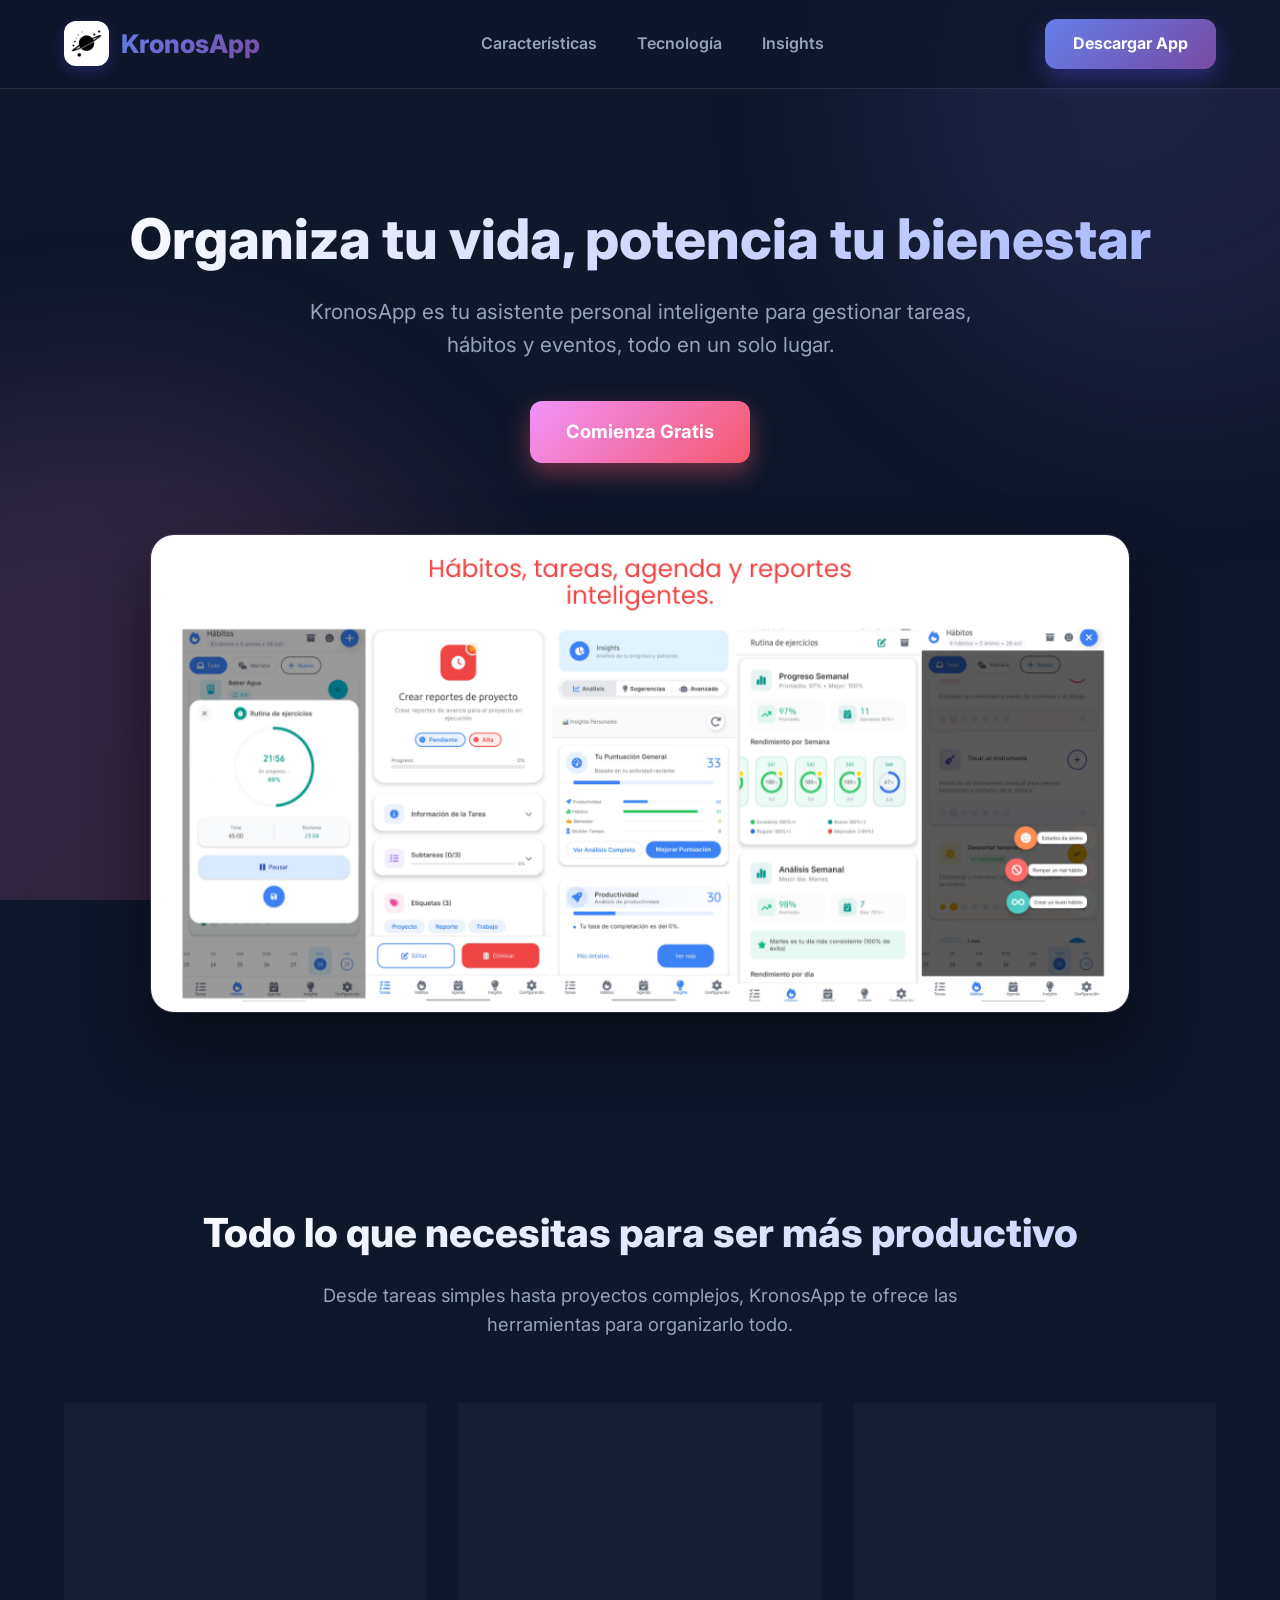
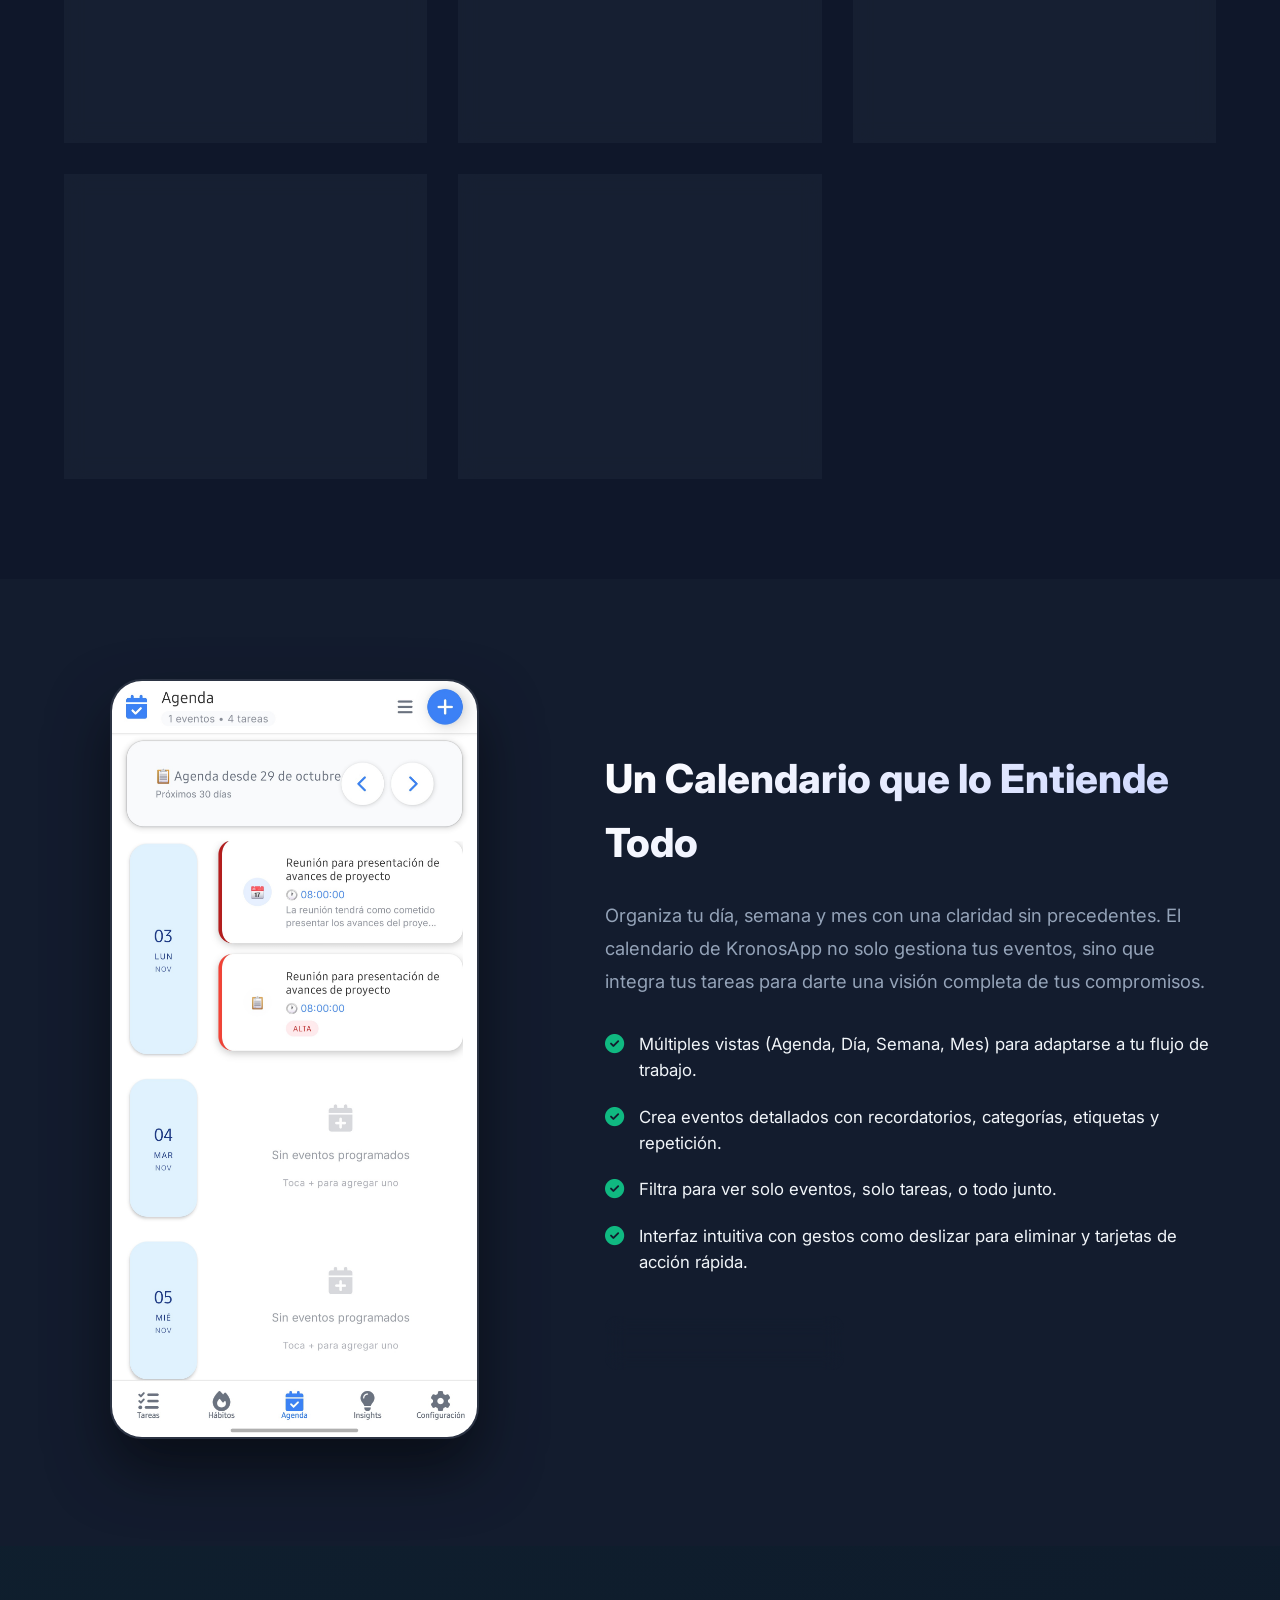
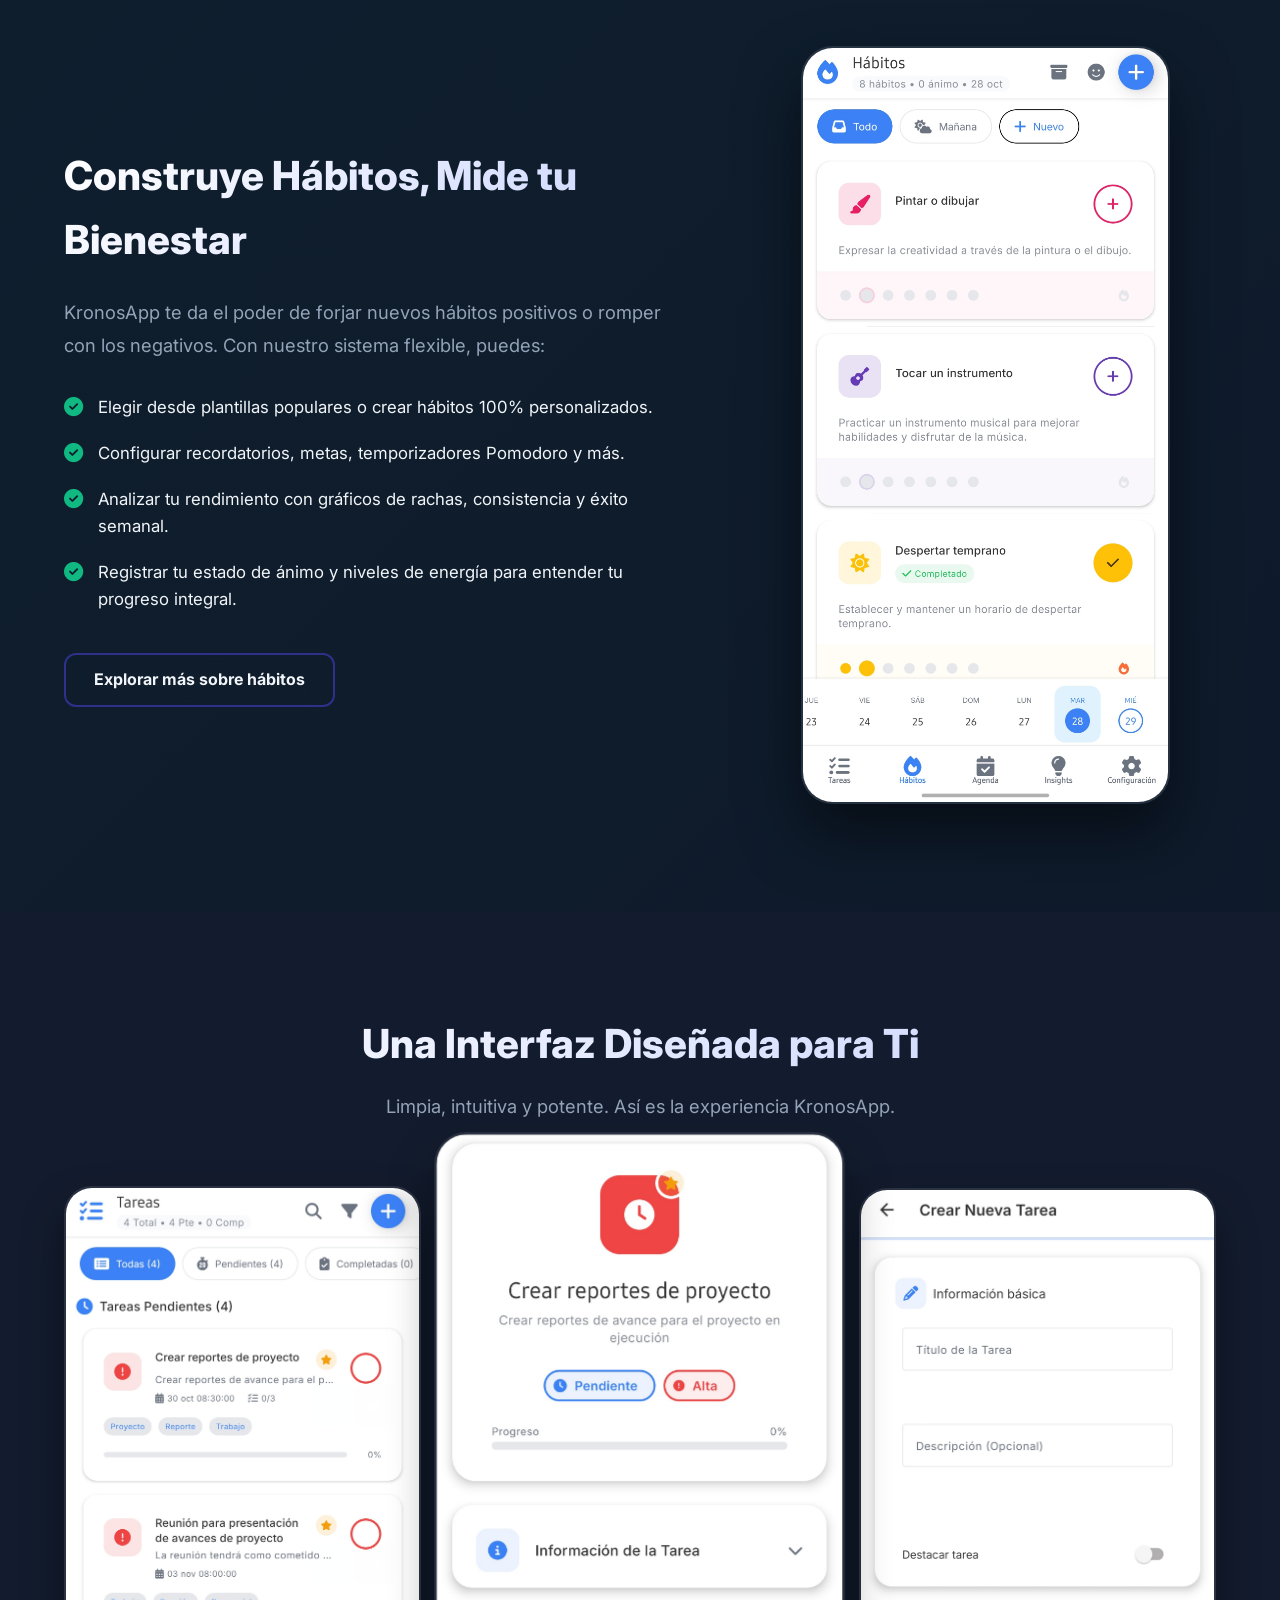
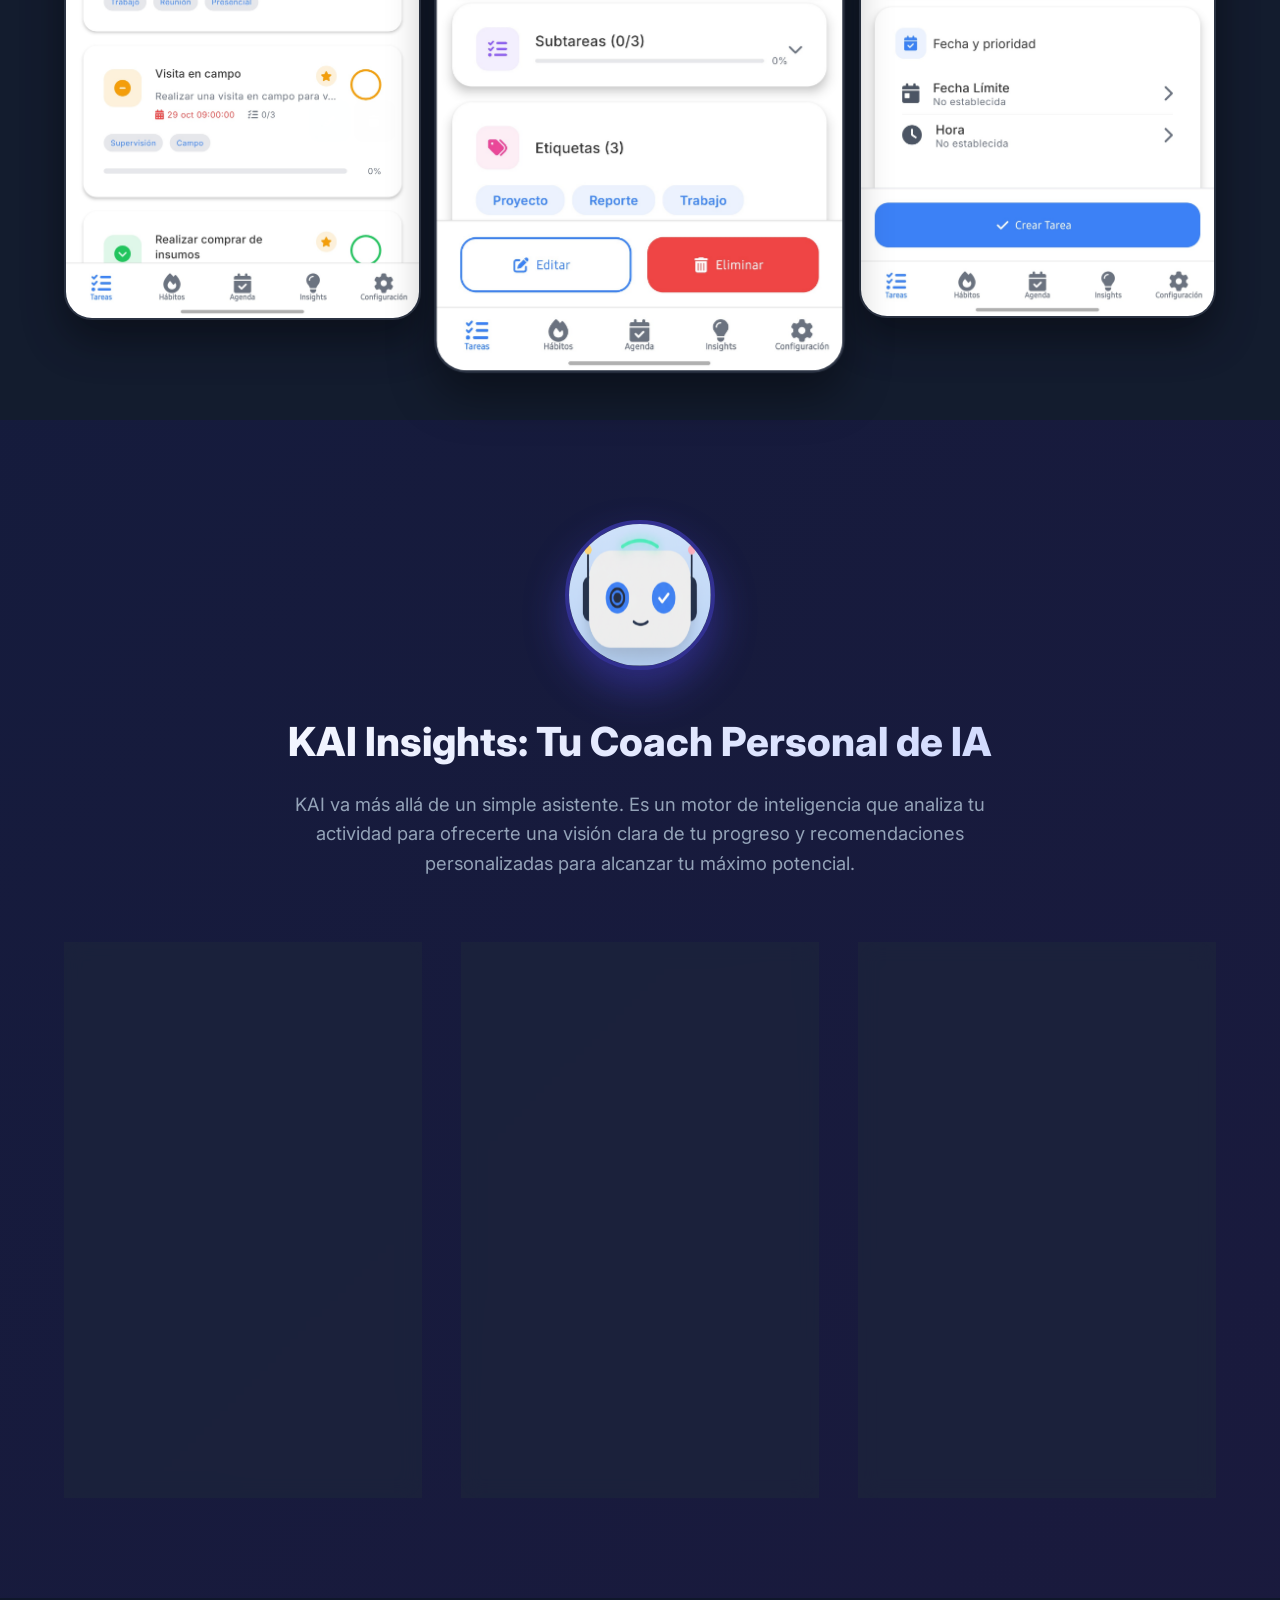
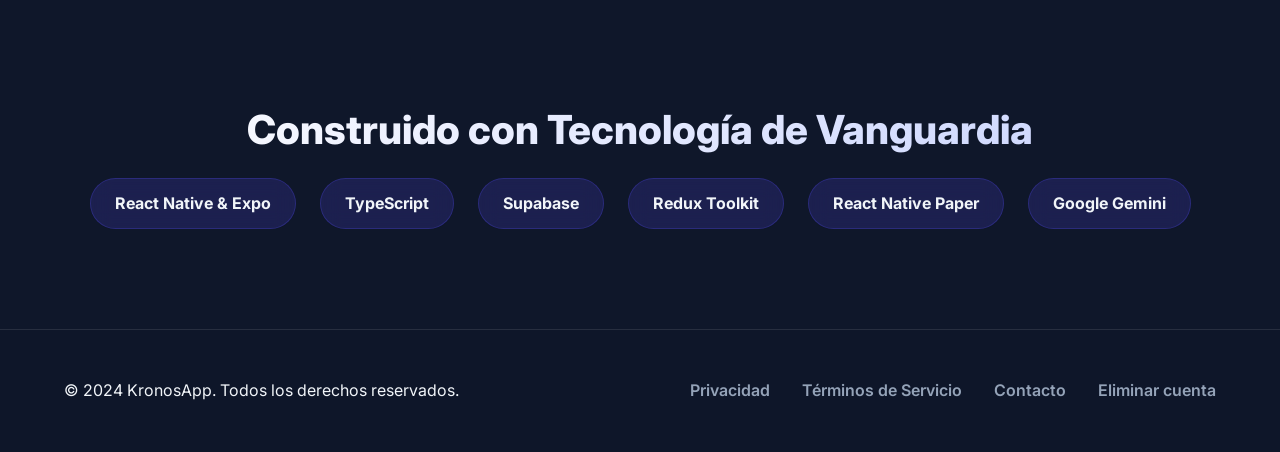
<file: index.html>
<!DOCTYPE html>
<html lang="es">
<head>
    <meta charset="UTF-8">
    <meta name="viewport" content="width=device-width, initial-scale=1.0">
    <title>KronosApp - Tu Asistente Personal Inteligente</title>
    <link rel="icon" href="./assets/favicon.png" type="image/x-icon">
    <link rel="stylesheet" href="style.css">
    <link rel="preconnect" href="https://fonts.googleapis.com">
    <link rel="preconnect" href="https://fonts.gstatic.com" crossorigin>
    <link href="https://fonts.googleapis.com/css2?family=Inter:wght@400;600;700;800&display=swap" rel="stylesheet">
    <link rel="stylesheet" href="https://cdnjs.cloudflare.com/ajax/libs/font-awesome/6.4.0/css/all.min.css">
</head>
<body>
    <div class="bg-animation"></div>

    <header class="navbar" id="navbar">
        <div class="container">
            <div class="logo">
                <img src="./assets/splash_icon.png" alt="KronosApp Logo" class="logo-img">
                <h1>KronosApp</h1>
            </div>
            <nav>
                <ul>
                    <li><a href="#features">Características</a></li>
                    <li><a href="#tech-stack">Tecnología</a></li>
                    <li><a href="#kai-insights">Insights</a></li>
                </ul>
            </nav>
            <a href="#" class="btn btn-primary">Descargar App</a>
        </div>
    </header>

    <main>
        <section id="hero" class="hero-section">
            <div class="container hero-content">
                <h2>Organiza tu vida, potencia tu bienestar</h2>
                <p class="subtitle">KronosApp es tu asistente personal inteligente para gestionar tareas, hábitos y eventos, todo en un solo lugar.</p>
                <a href="#" class="btn btn-large btn-secondary">Comienza Gratis</a>
                <div class="hero-image-container">
                    <img src="./assets/vistageneral.png" alt="Vista previa de la aplicación KronosApp" class="hero-image">
                </div>
            </div>
        </section>

        <section id="features" class="features-section">
            <div class="container">
                <h3 class="section-title">Todo lo que necesitas para ser más productivo</h3>
                <p class="section-subtitle">Desde tareas simples hasta proyectos complejos, KronosApp te ofrece las herramientas para organizarlo todo.</p>
                <div class="features-grid">
                    <div class="feature-card">
                        <div class="feature-icon"><i class="fas fa-list-check"></i></div>
                        <h4>Gestión de Tareas Avanzada</h4>
                        <p>Crea tareas con subtareas, prioridades y fechas límite. Filtra, busca y organiza tu día con facilidad.</p>
                    </div>
                    <div class="feature-card">
                        <div class="feature-icon"><i class="fas fa-fire"></i></div>
                        <h4>Seguimiento de Hábitos</h4>
                        <p>Define, sigue y analiza tus hábitos. Visualiza tu progreso con rachas, tasas de éxito y gráficos detallados.</p>
                    </div>
                    <div class="feature-card">
                        <div class="feature-icon"><i class="fas fa-face-smile"></i></div>
                        <h4>Registro de Ánimo</h4>
                        <p>Conecta tus emociones con tus actividades. Registra tu estado de ánimo y descubre patrones entre tu bienestar y tu productividad.</p>
                    </div>
                    <div class="feature-card">
                        <div class="feature-icon"><i class="fas fa-brain"></i></div>
                        <h4>Insights con IA</h4>
                        <p>KAI analiza tu progreso y te da una puntuación global, identificando tendencias y áreas de mejora.</p>
                    </div>
                    <div class="feature-card">
                        <div class="feature-icon"><i class="fas fa-calendar-days"></i></div>
                        <h4>Calendario Integrado</h4>
                        <p>Tu centro de mando unificado. Visualiza eventos y tareas en vistas de agenda, día, semana y mes.</p>
                    </div>
                </div>
            </div>
        </section>

        <section id="calendar-showcase" class="calendar-showcase-section showcase-section">
            <div class="container">
                <div class="showcase-content-reversed">
                    <div class="showcase-image-container">
                        <img src="./assets/agenda.jpg" alt="Vista Agenda del Calendario" class="showcase-image">
                    </div>
                    <div class="showcase-text">
                        <h3 class="section-title">Un Calendario que lo Entiende Todo</h3>
                        <p>Organiza tu día, semana y mes con una claridad sin precedentes. El calendario de KronosApp no solo gestiona tus eventos, sino que integra tus tareas para darte una visión completa de tus compromisos.</p>
                        <ul>
                            <li><i class="fas fa-check-circle"></i> Múltiples vistas (Agenda, Día, Semana, Mes) para adaptarse a tu flujo de trabajo.</li>
                            <li><i class="fas fa-check-circle"></i> Crea eventos detallados con recordatorios, categorías, etiquetas y repetición.</li>
                            <li><i class="fas fa-check-circle"></i> Filtra para ver solo eventos, solo tareas, o todo junto.</li>
                            <li><i class="fas fa-check-circle"></i> Interfaz intuitiva con gestos como deslizar para eliminar y tarjetas de acción rápida.</li>
                        </ul>
                        <a href="#" class="btn btn-outline">Descubrir el Calendario</a>
                    </div>
                </div>
            </div>
        </section>

        <section id="habits-showcase" class="habits-showcase-section showcase-section">
            <div class="container">
                <div class="showcase-content">
                    <div class="showcase-text">
                        <h3 class="section-title">Construye Hábitos, Mide tu Bienestar</h3>
                        <p>KronosApp te da el poder de forjar nuevos hábitos positivos o romper con los negativos. Con nuestro sistema flexible, puedes:</p>
                        <ul>
                            <li><i class="fas fa-check-circle"></i> Elegir desde plantillas populares o crear hábitos 100% personalizados.</li>
                            <li><i class="fas fa-check-circle"></i> Configurar recordatorios, metas, temporizadores Pomodoro y más.</li>
                            <li><i class="fas fa-check-circle"></i> Analizar tu rendimiento con gráficos de rachas, consistencia y éxito semanal.</li>
                            <li><i class="fas fa-check-circle"></i> Registrar tu estado de ánimo y niveles de energía para entender tu progreso integral.</li>
                        </ul>
                        <a href="#" class="btn btn-outline">Explorar más sobre hábitos</a>
                    </div>
                    <div class="showcase-image-container">
                        <img src="./assets/habits_screen.jpg" alt="Seguimiento de Hábitos" class="showcase-image">
                    </div>
                </div>
            </div>
        </section>

        <section id="gallery" class="gallery-section">
            <div class="container">
                <h3 class="section-title">Una Interfaz Diseñada para Ti</h3>
                <p class="section-subtitle">Limpia, intuitiva y potente. Así es la experiencia KronosApp.</p>
                <div class="gallery-grid">
                    <img src="./assets/tasks_screen.jpg" alt="Lista de Tareas" class="gallery-image">
                    <img src="./assets/task_details.jpg" alt="Detalles de Tarea" class="gallery-image featured-image">
                    <img src="./assets/create-task.jpg" alt="Crear Tarea" class="gallery-image">
                </div>
            </div>
        </section>

         <section id="kai-insights" class="kai-insights-section">
            <div class="container">
                <div class="kai-header">
                    <img src="./assets/robot2.png" alt="Asistente KAI" class="kai-avatar">
                    <h3 class="section-title">KAI Insights: Tu Coach Personal de IA</h3>
                    <p class="section-subtitle">KAI va más allá de un simple asistente. Es un motor de inteligencia que analiza tu actividad para ofrecerte una visión clara de tu progreso y recomendaciones personalizadas para alcanzar tu máximo potencial.</p>
                </div>
                <div class="kai-features-grid">
                    <div class="kai-feature-card">
                        <div class="kai-feature-icon icon-blue"><i class="fas fa-chart-pie"></i></div>
                        <h4>Análisis Integral</h4>
                        <p>KAI evalúa tu productividad, hábitos, bienestar y gestión del tiempo para darte una Puntuación General. Identifica tendencias, fortalezas y áreas de oportunidad con gráficos detallados.</p>
                    </div>
                    <div class="kai-feature-card">
                        <div class="kai-feature-icon icon-green"><i class="fas fa-lightbulb"></i></div>
                        <h4>Sugerencias Inteligentes</h4>
                        <p>Recibe recomendaciones proactivas y dinámicas generadas por IA. Desde optimizar un hábito hasta implementar una nueva técnica de productividad, cada sugerencia es accionable y está adaptada a ti.</p>
                    </div>
                    <div class="kai-feature-card">
                        <div class="kai-feature-icon icon-yellow"><i class="fas fa-comments"></i></div>
                        <h4>Chat Avanzado</h4>
                        <p>Conversa con KAI para obtener respuestas complejas, generar resúmenes de tu semana o pedirle que cree tareas y eventos por ti. Tu productividad, ahora conversacional.</p>
                    </div>
                </div>
            </div>
        </section>

        <section id="tech-stack" class="tech-stack-section">
            <div class="container">
                <h3 class="section-title">Construido con Tecnología de Vanguardia</h3>
                <div class="tech-grid">
                    <span>React Native & Expo</span>
                    <span>TypeScript</span>
                    <span>Supabase</span>
                    <span>Redux Toolkit</span>
                    <span>React Native Paper</span>
                    <span>Google Gemini</span>
                </div>
            </div>
        </section>
    </main>

    <footer class="footer">
        <div class="container">
            <div class="footer-content">
                <p>&copy; 2024 KronosApp. Todos los derechos reservados.</p>
                <div class="footer-links">
                    <a href="https://debzeen.github.io/kronosapp-privacy-policy/">Privacidad</a>
                    <a href="https://debzeen.github.io/kronosapp_website/terms_and_conditions">Términos de Servicio</a>
                    <a href="https://debzeen.github.io/kronosapp_website/contact">Contacto</a>
                    <a href="https://debzeen.github.io/kronosapp_website/delete_account">Eliminar cuenta</a>
                </div>
            </div>
        </div>
    </footer>

    <script src="script.js"></script>
</body>
</html>
</file>
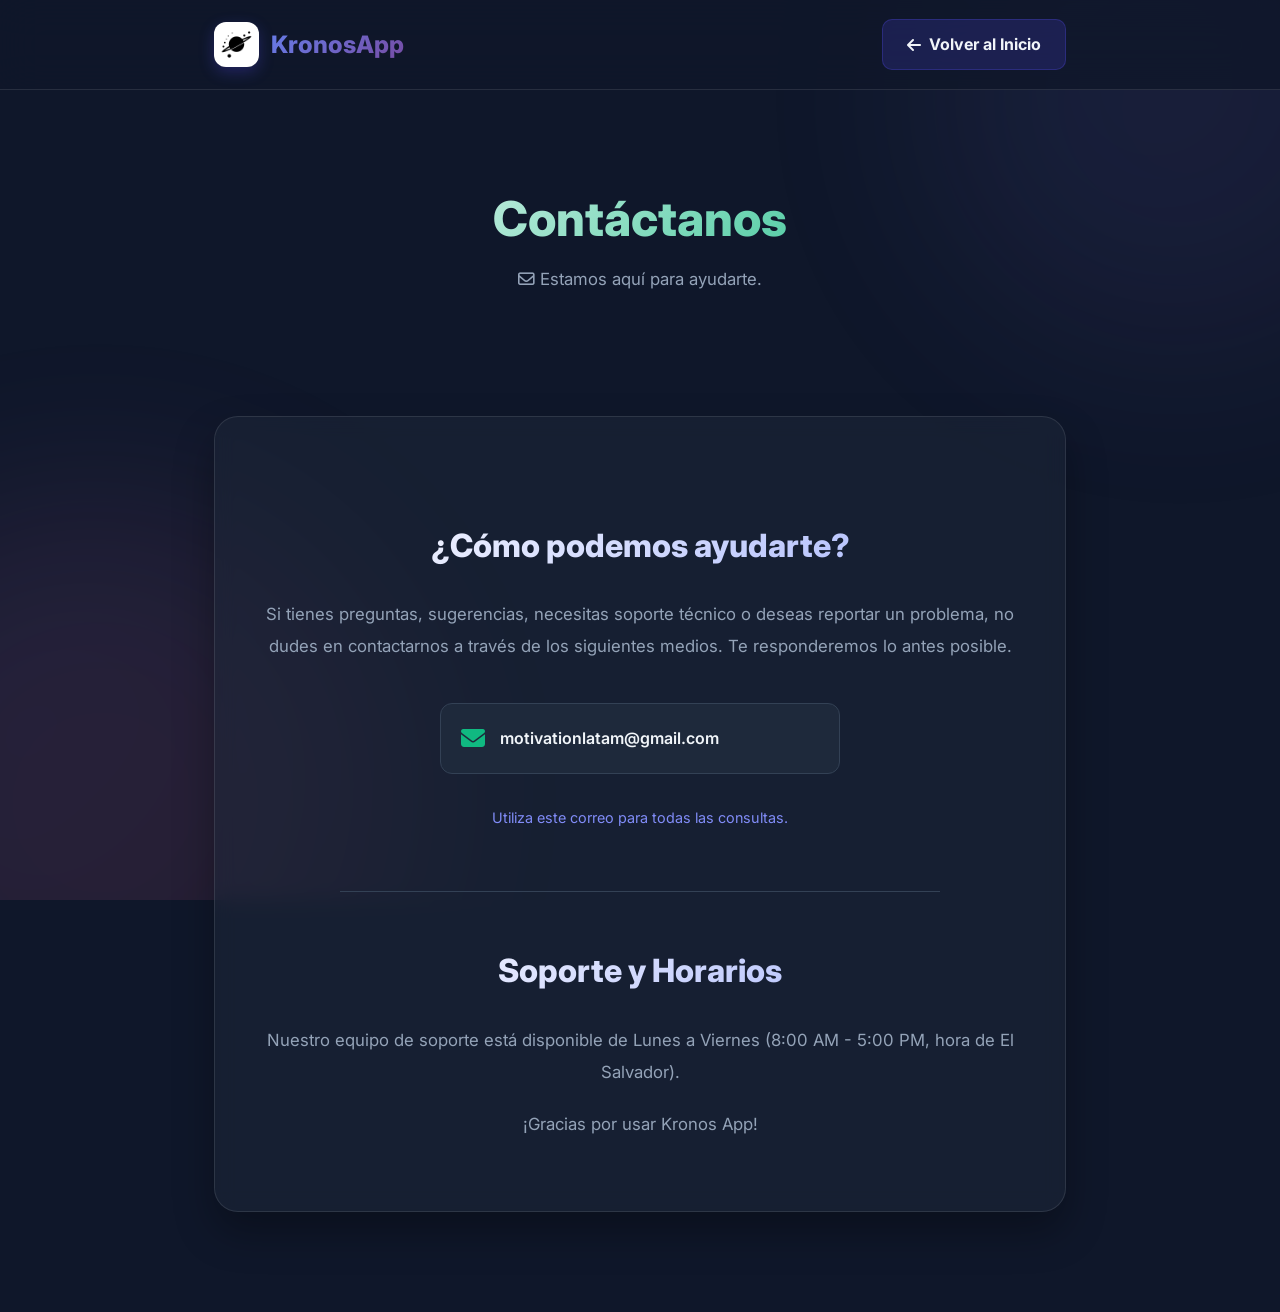
<file: contact.html>
<!DOCTYPE html>
<html lang="es">
<head>
    <meta charset="UTF-8">
    <meta name="viewport" content="width=device-width, initial-scale=1.0">
    <title>Contacto - KronosApp</title>
    <link rel="icon" href="./assets/favicon.png" type="image/x-icon">
    <link rel="preconnect" href="https://fonts.googleapis.com">
    <link rel="preconnect" href="https://fonts.gstatic.com" crossorigin>
    <link href="https://fonts.googleapis.com/css2?family=Inter:wght@400;600;700;800&display=swap" rel="stylesheet">
    <link rel="stylesheet" href="https://cdnjs.cloudflare.com/ajax/libs/font-awesome/6.4.0/css/all.min.css">
    <style>
        /* ========================================================== */
        /* BASE & VARIABLES: REPLICADAS */
        /* ========================================================== */
        :root {
            --primary-color: #4f46e5;
            --secondary-color: #10b981;
            --background-color: #0f172a;
            --surface-color: #1e293b;
            --text-color: #f1f5f9;
            --text-muted-color: #94a3b8;
            --border-color: #334155;
            --accent-color: #818cf8;
            --font-family: 'Inter', sans-serif;
        }

        * {
            margin: 0;
            padding: 0;
            box-sizing: border-box;
        }

        body {
            font-family: var(--font-family);
            background-color: var(--background-color);
            color: var(--text-color);
            line-height: 1.8;
            overflow-x: hidden;
        }

        /* Animated Background */
        .bg-animation {
            position: fixed;
            top: 0;
            left: 0;
            width: 100%;
            height: 100%;
            z-index: -1;
            overflow: hidden;
        }

        .bg-animation::before,
        .bg-animation::after {
            content: '';
            position: absolute;
            border-radius: 50%;
            filter: blur(100px);
            opacity: 0.1;
            animation: float 20s infinite ease-in-out;
        }

        .bg-animation::before {
            width: 500px;
            height: 500px;
            background: linear-gradient(135deg, #667eea 0%, #764ba2 100%);
            top: -150px;
            right: -150px;
            animation-delay: -5s;
        }

        .bg-animation::after {
            width: 600px;
            height: 600px;
            background: linear-gradient(135deg, #f093fb 0%, #f5576c 100%);
            bottom: -200px;
            left: -200px;
        }

        @keyframes float {
            0%, 100% { transform: translate(0, 0) rotate(0deg); }
            33% { transform: translate(30px, -50px) rotate(120deg); }
            66% { transform: translate(-20px, 20px) rotate(240deg); }
        }

        /* Navbar */
        .navbar {
            background: rgba(15, 23, 42, 0.8);
            backdrop-filter: blur(20px);
            padding: 1.2rem 0;
            border-bottom: 1px solid rgba(255, 255, 255, 0.1);
            position: sticky;
            top: 0;
            z-index: 1000;
        }

        .navbar .container {
            display: flex;
            justify-content: space-between;
            align-items: center;
        }

        .logo {
            display: flex;
            align-items: center;
            gap: 12px;
            text-decoration: none;
        }

        .logo-img {
            height: 45px;
            width: 45px;
            border-radius: 12px;
            box-shadow: 0 5px 15px rgba(79, 70, 229, 0.3);
        }

        .logo h1 {
            font-size: 1.5rem;
            font-weight: 800;
            background: linear-gradient(135deg, #667eea 0%, #764ba2 100%);
            -webkit-background-clip: text;
            -webkit-text-fill-color: transparent;
            background-clip: text;
        }

        .back-btn {
            padding: 10px 24px;
            border-radius: 10px;
            text-decoration: none;
            font-weight: 700;
            background: rgba(79, 70, 229, 0.2);
            color: var(--text-color);
            border: 1px solid rgba(79, 70, 229, 0.3);
            transition: all 0.3s ease;
            display: inline-flex;
            align-items: center;
            gap: 8px;
        }

        .back-btn:hover {
            background: linear-gradient(135deg, #667eea 0%, #764ba2 100%);
            transform: translateY(-2px);
            box-shadow: 0 10px 25px rgba(79, 70, 229, 0.4);
        }

        .container {
            max-width: 900px;
            margin: 0 auto;
            padding: 0 24px;
        }

        /* Content Container */
        .content {
            padding: 60px 0 100px;
        }

        /* Header Section */
        .header-section {
            text-align: center;
            margin-bottom: 60px;
            padding: 40px 0;
        }

        .header-section h1 {
            font-size: 3rem;
            font-weight: 800;
            margin-bottom: 1rem;
            background: linear-gradient(135deg, #fff 0%, var(--secondary-color) 100%); /* Color verde/secundario para contacto */
            -webkit-background-clip: text;
            -webkit-text-fill-color: transparent;
            background-clip: text;
            line-height: 1.2;
        }

        /* Content Card */
        .content-card {
            background: rgba(30, 41, 59, 0.5);
            backdrop-filter: blur(10px);
            border-radius: 24px;
            padding: 50px;
            border: 1px solid rgba(255, 255, 255, 0.1);
            box-shadow: 0 20px 40px rgba(0, 0, 0, 0.3);
            text-align: center;
        }

        h2 {
            font-size: 2rem;
            font-weight: 800;
            color: var(--text-color);
            margin: 50px 0 25px 0;
            background: linear-gradient(135deg, #fff 0%, #a5b4fc 100%);
            -webkit-background-clip: text;
            -webkit-text-fill-color: transparent;
            background-clip: text;
        }

        p {
            font-size: 1.05rem;
            color: var(--text-muted-color);
            margin-bottom: 20px;
            line-height: 1.9;
        }

        .contact-info {
            margin-top: 40px;
            display: flex;
            flex-direction: column;
            align-items: center;
            gap: 20px;
        }

        .contact-item {
            display: flex;
            align-items: center;
            gap: 15px;
            padding: 20px;
            background: var(--surface-color);
            border-radius: 12px;
            width: 100%;
            max-width: 400px;
            border: 1px solid var(--border-color);
            transition: border-color 0.3s ease;
        }

        .contact-item:hover {
            border-color: var(--secondary-color);
        }

        .contact-item i {
            font-size: 1.5rem;
            color: var(--secondary-color);
        }

        .contact-item a {
            color: var(--text-color);
            font-weight: 600;
            text-decoration: none;
            transition: color 0.3s ease;
        }

        .contact-item a:hover {
            color: var(--secondary-color);
        }

        /* Responsive */
        @media (max-width: 768px) {
            .header-section h1 {
                font-size: 2.2rem;
            }

            .content-card {
                padding: 30px 25px;
            }

            h2 {
                font-size: 1.6rem;
            }
        }
    </style>
</head>
<body>
    <div class="bg-animation"></div>

    <header class="navbar">
        <div class="container">
            <a href="https://debzeen.github.io/kronosapp_website/" class="logo">
                <img src="./assets/splash_icon.png" alt="KronosApp Logo" class="logo-img">
                <h1>KronosApp</h1>
            </a>
            <a href="https://debzeen.github.io/kronosapp_website/" class="back-btn">
                <i class="fas fa-arrow-left"></i>
                Volver al Inicio
            </a>
        </div>
    </header>

    <div class="content">
        <div class="container">
            <div class="header-section">
                <h1>Contáctanos</h1>
                <p class="last-updated">
                    <i class="far fa-envelope"></i>
                    Estamos aquí para ayudarte.
                </p>
            </div>

            <div class="content-card">
                <h2>¿Cómo podemos ayudarte?</h2>
                <p>Si tienes preguntas, sugerencias, necesitas soporte técnico o deseas reportar un problema, no dudes en contactarnos a través de los siguientes medios. Te responderemos lo antes posible.</p>

                <div class="contact-info">
                    <div class="contact-item">
                        <i class="fas fa-envelope"></i>
                        <a href="mailto:motivationlatam@gmail.com">motivationlatam@gmail.com</a>
                    </div>
                    <p style="font-size: 0.9em; margin-top: 10px; color: var(--accent-color);">
                        Utiliza este correo para todas las consultas.
                    </p>
                </div>
                
                <hr style="border: 0; border-top: 1px solid var(--border-color); margin: 40px auto; width: 80%;">
                
                <h2>Soporte y Horarios</h2>
                <p>Nuestro equipo de soporte está disponible de Lunes a Viernes (8:00 AM - 5:00 PM, hora de El Salvador).</p>
                <p>¡Gracias por usar Kronos App!</p>

            </div>
        </div>
    </div>
</body>
</html>
</file>
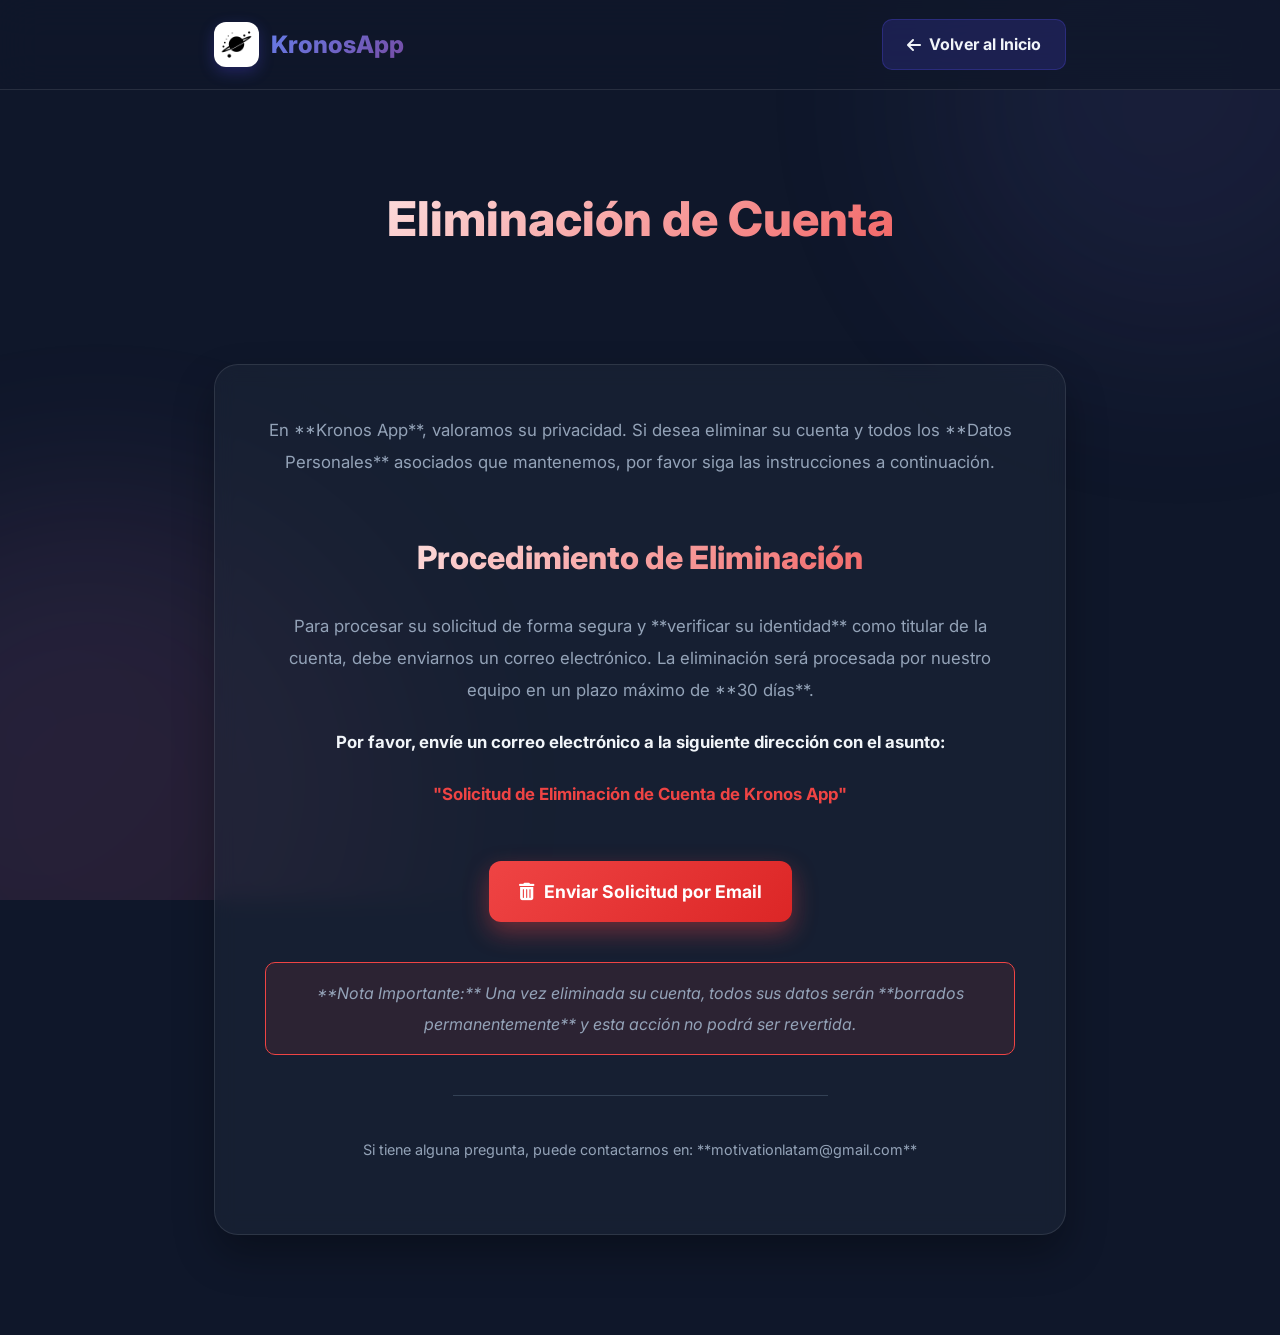
<file: delete_account.html>
<!DOCTYPE html>
<html lang="es">
<head>
    <meta charset="UTF-8">
    <meta name="viewport" content="width=device-width, initial-scale=1.0">
    <title>Eliminación de Cuenta - Kronos App</title>
    <link rel="icon" href="./assets/favicon.png" type="image/x-icon">
    <link rel="preconnect" href="https://fonts.googleapis.com">
    <link rel="preconnect" href="https://fonts.gstatic.com" crossorigin>
    <link href="https://fonts.googleapis.com/css2?family=Inter:wght@400;600;700;800&display=swap" rel="stylesheet">
    <link rel="stylesheet" href="https://cdnjs.cloudflare.com/ajax/libs/font-awesome/6.4.0/css/all.min.css">
    <style>
        /* ========================================================== */
        /* BASE & VARIABLES: REPLICADAS DE LA POLÍTICA DE PRIVACIDAD */
        /* ========================================================== */
        :root {
            --primary-color: #4f46e5;
            --secondary-color: #10b981;
            --background-color: #0f172a;
            --surface-color: #1e293b;
            --text-color: #f1f5f9;
            --text-muted-color: #94a3b8;
            --border-color: #334155;
            --accent-color: #818cf8;
            --danger-color: #ef4444; /* Rojo para eliminación */
            --danger-dark-color: #dc2626; 
            --font-family: 'Inter', sans-serif;
        }

        * {
            margin: 0;
            padding: 0;
            box-sizing: border-box;
        }

        body {
            font-family: var(--font-family);
            background-color: var(--background-color);
            color: var(--text-color);
            line-height: 1.8;
            overflow-x: hidden;
        }
        
        strong {
            color: var(--text-color);
            font-weight: 700;
        }

        /* Animated Background (simplificado) */
        .bg-animation {
            position: fixed;
            top: 0;
            left: 0;
            width: 100%;
            height: 100%;
            z-index: -1;
            overflow: hidden;
        }

        .bg-animation::before,
        .bg-animation::after {
            content: '';
            position: absolute;
            border-radius: 50%;
            filter: blur(100px);
            opacity: 0.1;
            animation: float 20s infinite ease-in-out;
        }

        .bg-animation::before {
            width: 500px;
            height: 500px;
            background: linear-gradient(135deg, #667eea 0%, #764ba2 100%);
            top: -150px;
            right: -150px;
            animation-delay: -5s;
        }

        .bg-animation::after {
            width: 600px;
            height: 600px;
            background: linear-gradient(135deg, #f093fb 0%, #f5576c 100%);
            bottom: -200px;
            left: -200px;
        }

        @keyframes float {
            0%, 100% { transform: translate(0, 0) rotate(0deg); }
            33% { transform: translate(30px, -50px) rotate(120deg); }
            66% { transform: translate(-20px, 20px) rotate(240deg); }
        }

        /* Navbar (simplificado para consistencia) */
        .navbar {
            background: rgba(15, 23, 42, 0.8);
            backdrop-filter: blur(20px);
            padding: 1.2rem 0;
            border-bottom: 1px solid rgba(255, 255, 255, 0.1);
            position: sticky;
            top: 0;
            z-index: 1000;
        }
        .navbar .container {
            display: flex;
            justify-content: space-between;
            align-items: center;
        }
        .container {
            max-width: 900px;
            margin: 0 auto;
            padding: 0 24px;
        }
        .logo {
            display: flex;
            align-items: center;
            gap: 12px;
            text-decoration: none;
        }
        .logo-img {
            height: 45px;
            width: 45px;
            border-radius: 12px;
            box-shadow: 0 5px 15px rgba(79, 70, 229, 0.3);
        }
        .logo h1 {
            font-size: 1.5rem;
            font-weight: 800;
            background: linear-gradient(135deg, #667eea 0%, #764ba2 100%);
            -webkit-background-clip: text;
            -webkit-text-fill-color: transparent;
            background-clip: text;
        }
        .back-btn {
            padding: 10px 24px;
            border-radius: 10px;
            text-decoration: none;
            font-weight: 700;
            background: rgba(79, 70, 229, 0.2);
            color: var(--text-color);
            border: 1px solid rgba(79, 70, 229, 0.3);
            transition: all 0.3s ease;
            display: inline-flex;
            align-items: center;
            gap: 8px;
        }
        .back-btn:hover {
            background: linear-gradient(135deg, #667eea 0%, #764ba2 100%);
            transform: translateY(-2px);
            box-shadow: 0 10px 25px rgba(79, 70, 229, 0.4);
        }

        /* Content Container */
        .content {
            padding: 60px 0 100px;
        }

        /* Header Section for Delete Page */
        .header-section {
            text-align: center;
            margin-bottom: 60px;
            padding: 40px 0;
        }
        .header-section h1 {
            font-size: 3rem;
            font-weight: 800;
            margin-bottom: 1rem;
            /* Usamos el color de peligro para el título principal */
            background: linear-gradient(135deg, #fff 0%, var(--danger-color) 100%); 
            -webkit-background-clip: text;
            -webkit-text-fill-color: transparent;
            background-clip: text;
            line-height: 1.2;
        }

        /* Content Card: Mismo estilo de tarjeta oscura */
        .content-card {
            background: rgba(30, 41, 59, 0.5);
            backdrop-filter: blur(10px);
            border-radius: 24px;
            padding: 50px;
            border: 1px solid rgba(255, 255, 255, 0.1);
            box-shadow: 0 20px 40px rgba(0, 0, 0, 0.3);
            text-align: center; /* Centramos el contenido de la tarjeta */
        }

        /* Custom Styles for Delete Page */
        h2 {
            font-size: 2rem;
            font-weight: 800;
            color: var(--text-color);
            margin: 50px 0 25px 0;
            /* Usamos gradiente de peligro */
            background: linear-gradient(135deg, #fff 0%, var(--danger-color) 100%);
            -webkit-background-clip: text;
            -webkit-text-fill-color: transparent;
            background-clip: text;
        }
        
        p {
            font-size: 1.05rem;
            color: var(--text-muted-color);
            margin-bottom: 20px;
            line-height: 1.9;
        }

        .action-link {
            display: inline-flex;
            align-items: center;
            gap: 10px;
            /* Usamos el color de peligro */
            background: linear-gradient(135deg, var(--danger-color) 0%, var(--danger-dark-color) 100%); 
            color: white;
            padding: 15px 30px;
            text-decoration: none;
            border-radius: 12px;
            font-weight: 700;
            font-size: 1.1rem;
            margin-top: 30px;
            transition: all 0.3s ease;
            box-shadow: 0 10px 25px rgba(239, 68, 68, 0.4); /* Sombra roja */
        }
        
        .action-link:hover {
            transform: translateY(-3px);
            box-shadow: 0 15px 35px rgba(239, 68, 68, 0.6);
        }

        .note-important {
            font-size: 1rem;
            color: var(--text-muted-color);
            font-style: italic;
            margin-top: 40px;
            padding: 15px;
            border: 1px solid var(--danger-color);
            background: rgba(239, 68, 68, 0.1);
            border-radius: 10px;
        }

        .footer-contact {
            font-size: 0.9em;
            color: var(--text-muted-color);
            margin-top: 20px;
        }
        
        /* Media Queries (Responsive) */
        @media (max-width: 768px) {
            .header-section h1 {
                font-size: 2.2rem;
            }
            .content-card {
                padding: 30px 25px;
            }
            h2 {
                font-size: 1.6rem;
            }
        }
    </style>
</head>
<body>
    <div class="bg-animation"></div>

    <header class="navbar">
        <div class="container">
            <a href="https://debzeen.github.io/kronosapp_website/" class="logo">
                <img src="./assets/splash_icon.png" alt="KronosApp Logo" class="logo-img">
                <h1>KronosApp</h1>
            </a>
            <a href="https://debzeen.github.io/kronosapp_website/" class="back-btn">
                <i class="fas fa-arrow-left"></i>
                Volver al Inicio
            </a>
        </div>
    </header>

    <div class="content">
        <div class="container">
            <div class="header-section">
                <h1>Eliminación de Cuenta</h1>
            </div>

            <div class="content-card">
                
                <p>En **Kronos App**, valoramos su privacidad. Si desea eliminar su cuenta y todos los **Datos Personales** asociados que mantenemos, por favor siga las instrucciones a continuación.</p>

                <h2>Procedimiento de Eliminación</h2>
                
                <p>Para procesar su solicitud de forma segura y **verificar su identidad** como titular de la cuenta, debe enviarnos un correo electrónico. La eliminación será procesada por nuestro equipo en un plazo máximo de **30 días**.</p>

                <p><strong>Por favor, envíe un correo electrónico a la siguiente dirección con el asunto:</strong></p>
                <p style="color: var(--danger-color); font-weight: 700;">"Solicitud de Eliminación de Cuenta de Kronos App"</p>
                
                <a 
                    class="action-link" 
                    href="mailto:motivationlatam@gmail.com?subject=Solicitud%20de%20Eliminación%20de%20Cuenta%20de%20Kronos%20App&body=Por%20favor%2C%20confirmo%20mi%20deseo%20de%20eliminar%20permanentemente%20mi%20cuenta%20de%20Kronos%20App%20y%20todos%20los%20datos%20personales%20asociados.%0A%0A[Incluya%20aquí%20la%20dirección%20de%20correo%20electrónico%20de%20su%20cuenta%20de%20Kronos%20App%20para%20verificación%3A%20]%0A"
                >
                    <i class="fas fa-trash-alt"></i>
                    Enviar Solicitud por Email
                </a>

                <p class="note-important">
                    **Nota Importante:** Una vez eliminada su cuenta, todos sus datos serán **borrados permanentemente** y esta acción no podrá ser revertida.
                </p>
                
                <hr style="border: 0; border-top: 1px solid var(--border-color); margin: 40px auto; width: 50%;">
                
                <p class="footer-contact">
                    Si tiene alguna pregunta, puede contactarnos en: **motivationlatam@gmail.com**
                </p>
            </div>
        </div>
    </div>

</body>
</html>
</file>
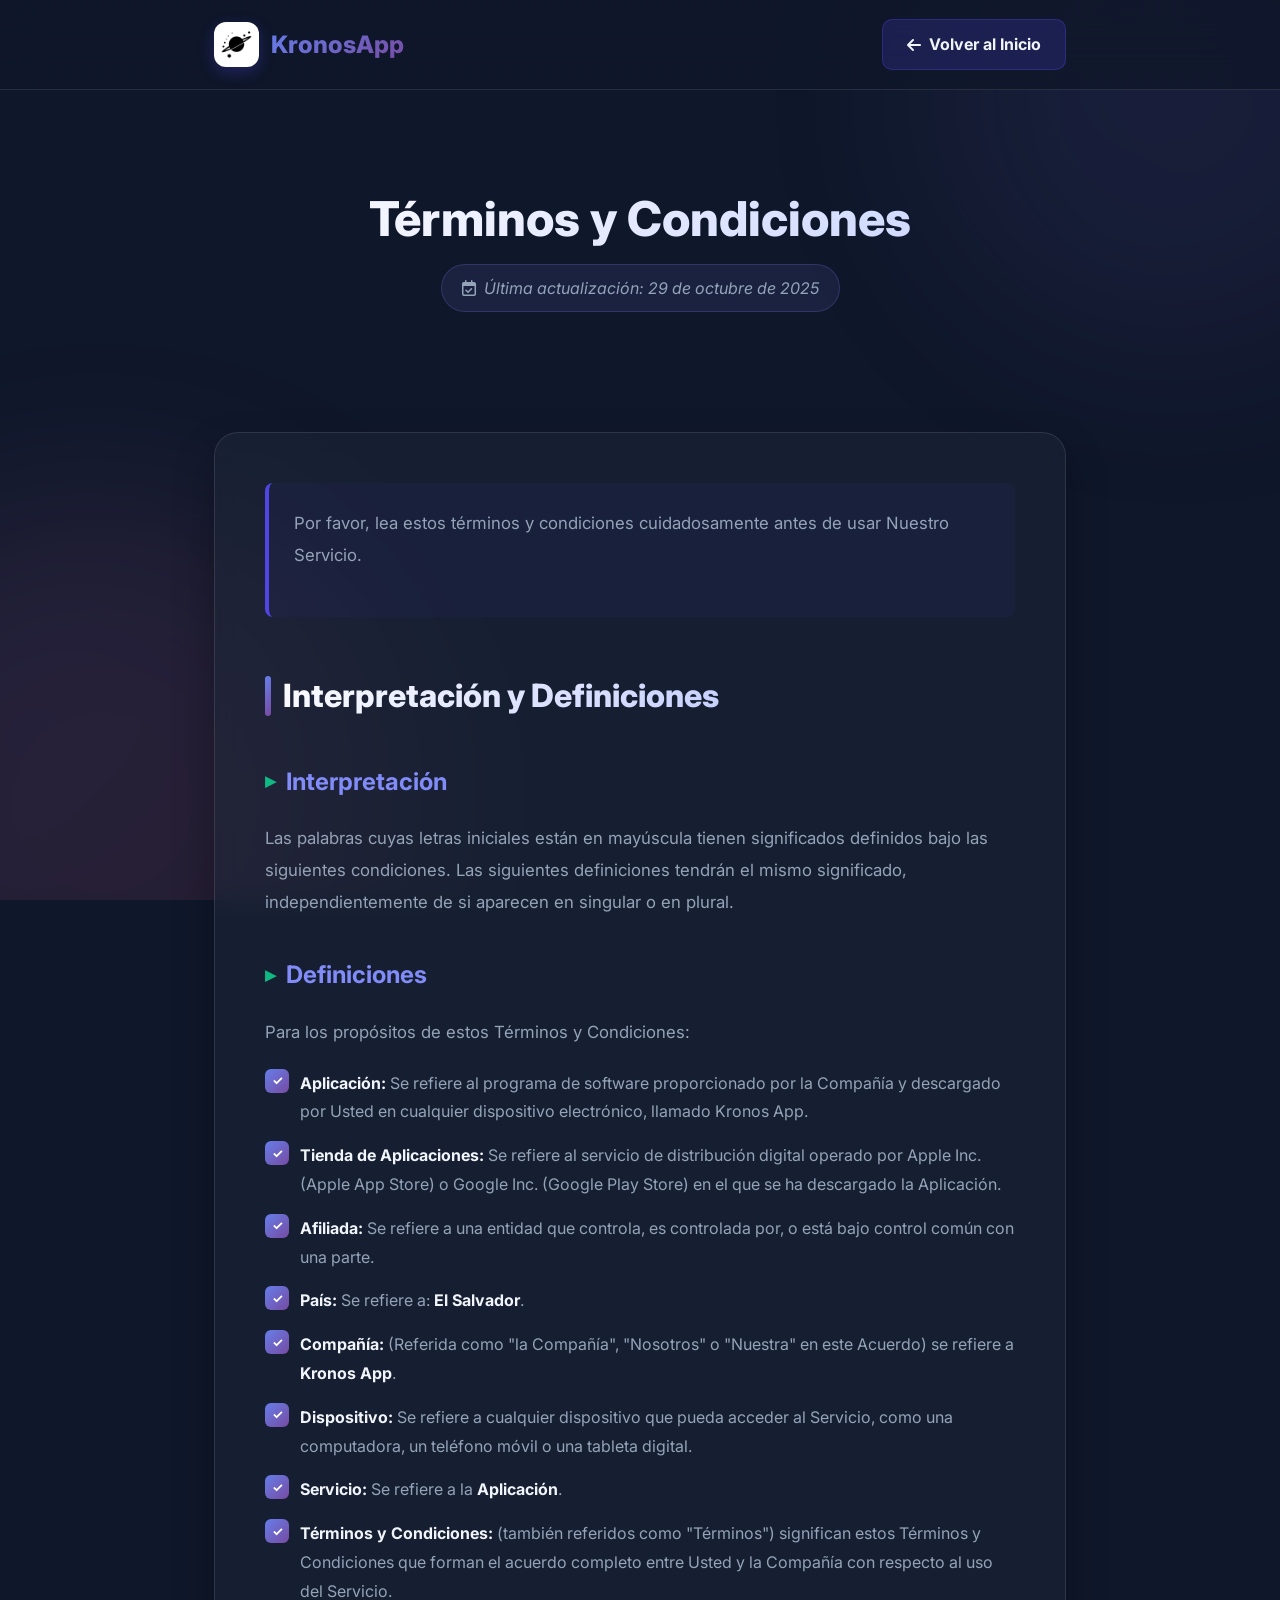
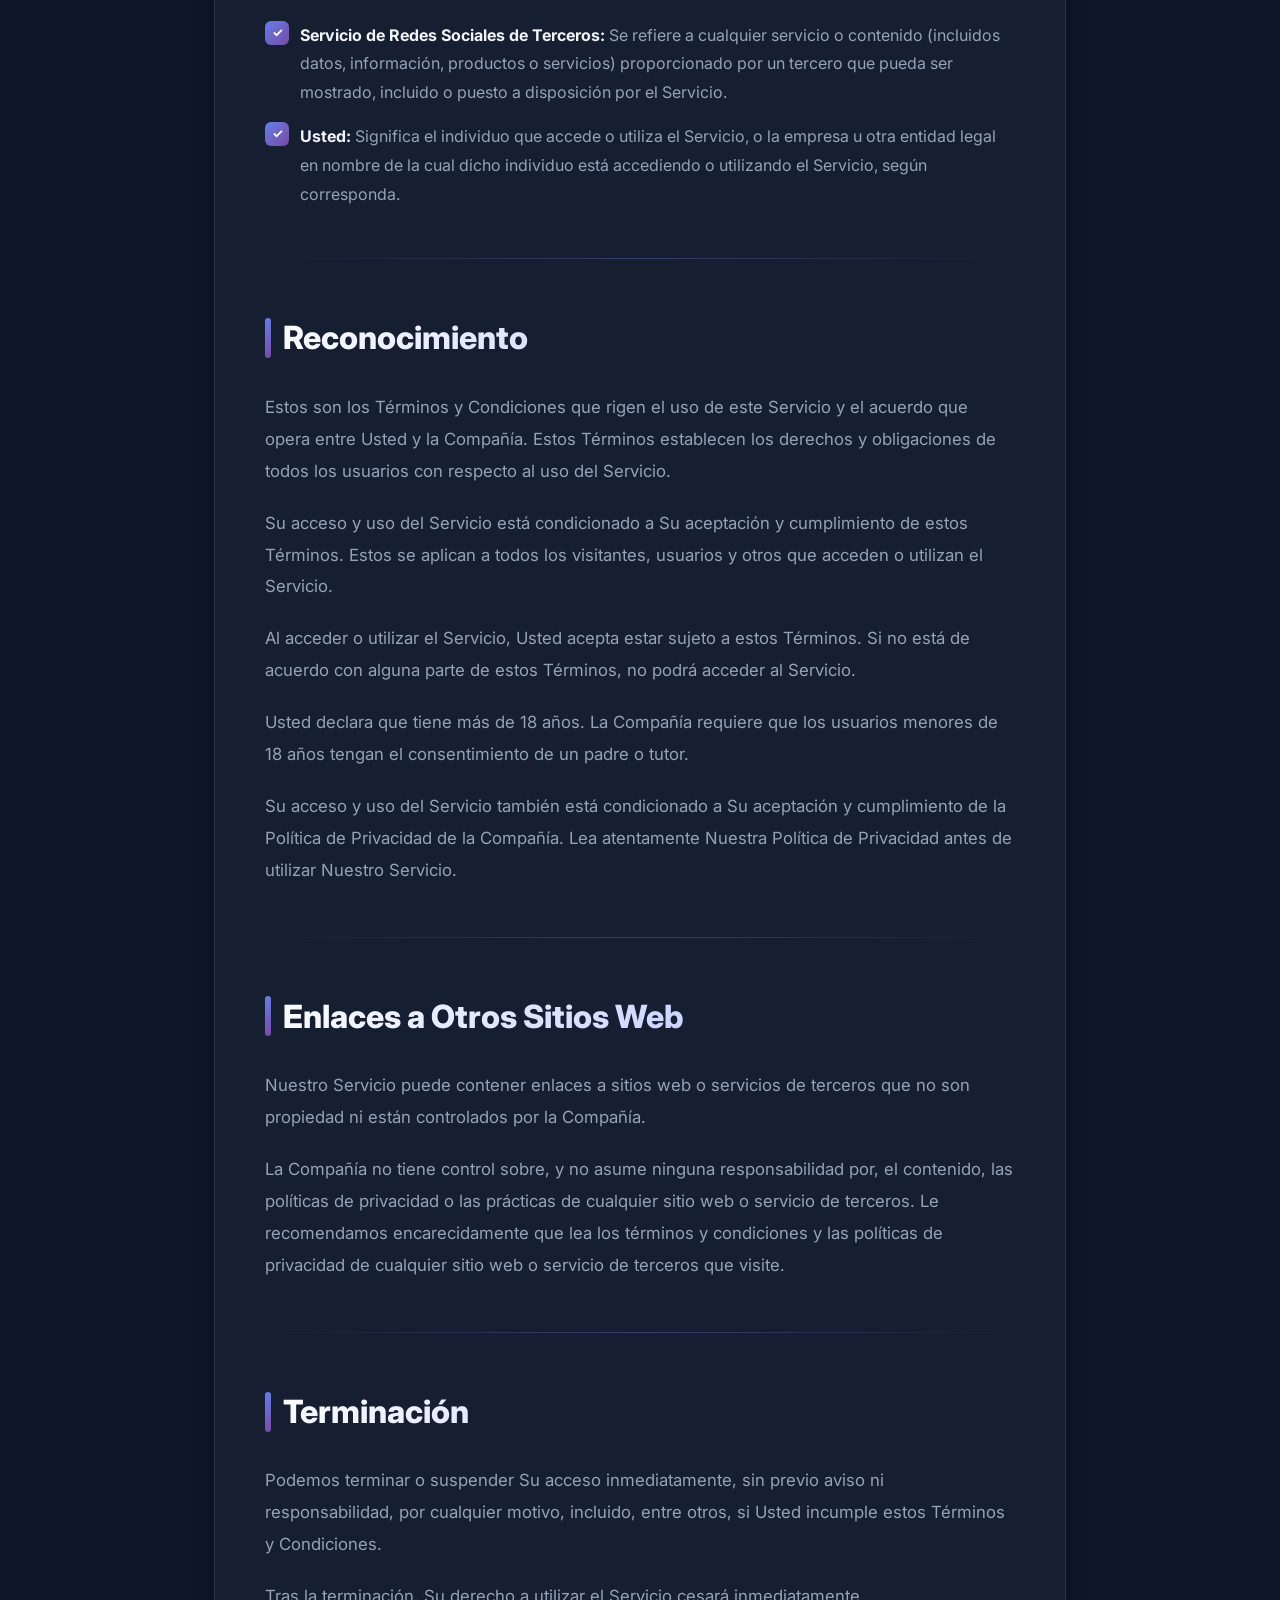
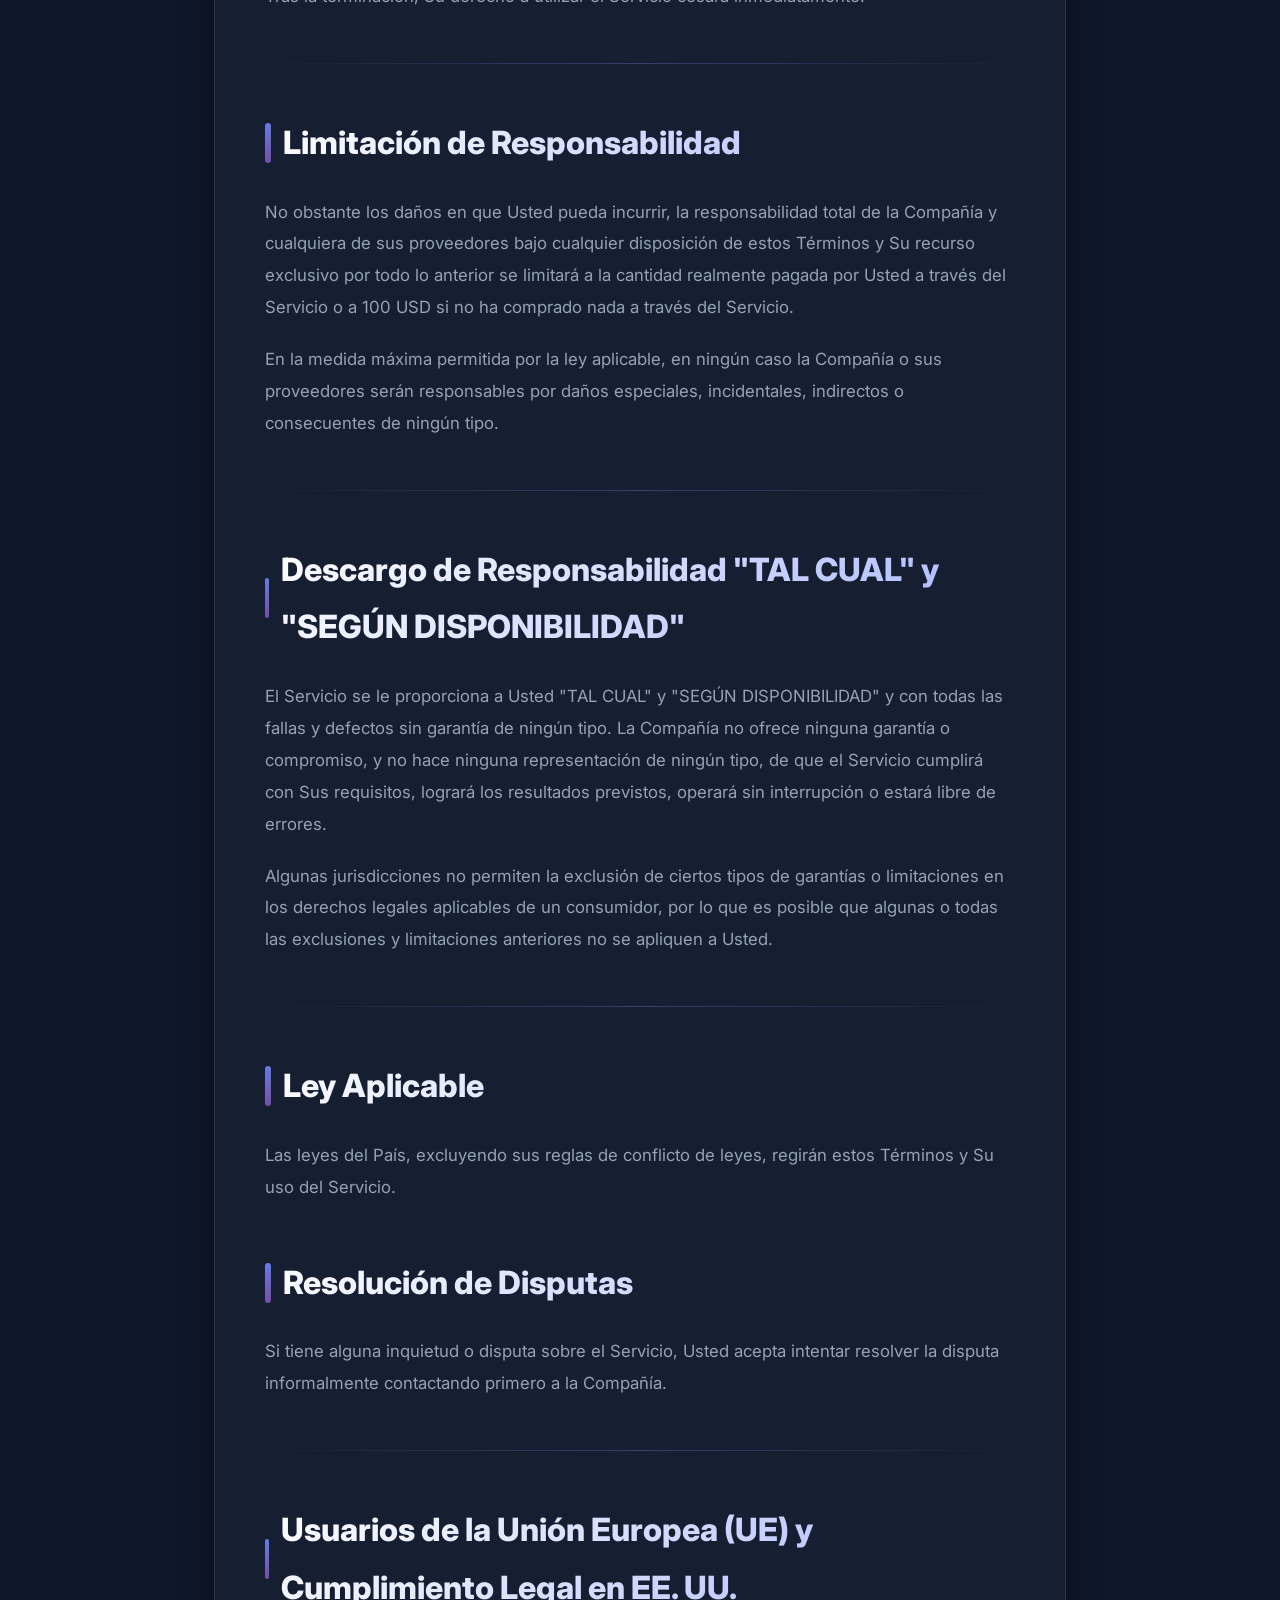
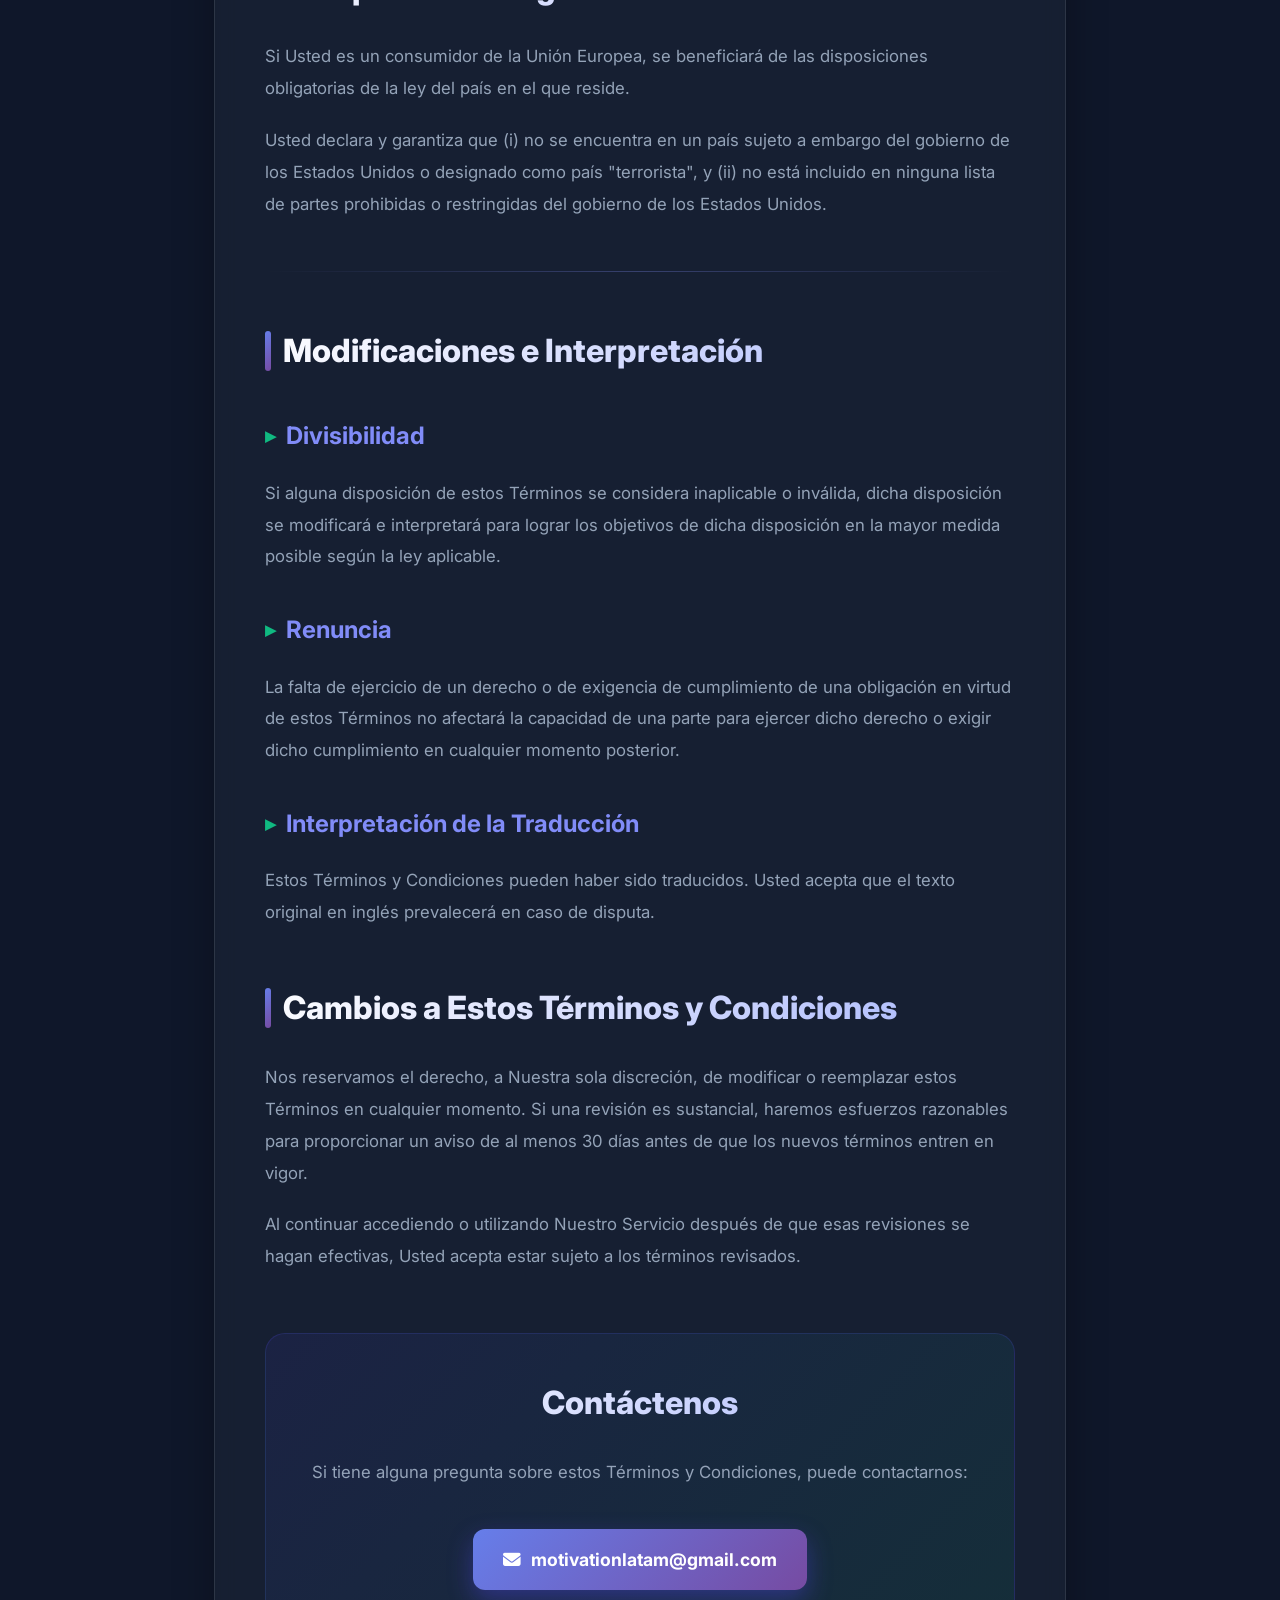
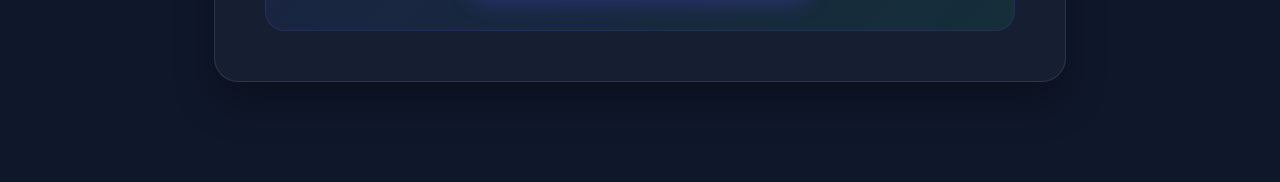
<file: terms_and_conditions.html>
<!DOCTYPE html>
<html lang="es">
<head>
    <meta charset="UTF-8">
    <meta name="viewport" content="width=device-width, initial-scale=1.0">
    <title>Términos y Condiciones - KronosApp</title>
    <link rel="icon" href="./assets/favicon.png" type="image/x-icon">
    <link rel="preconnect" href="https://fonts.googleapis.com">
    <link rel="preconnect" href="https://fonts.gstatic.com" crossorigin>
    <link href="https://fonts.googleapis.com/css2?family=Inter:wght@400;600;700;800&display=swap" rel="stylesheet">
    <link rel="stylesheet" href="https://cdnjs.cloudflare.com/ajax/libs/font-awesome/6.4.0/css/all.min.css">
    <style>
        /* ========================================================== */
        /* BASE & VARIABLES: REPLICADAS */
        /* ========================================================== */
        :root {
            --primary-color: #4f46e5;
            --secondary-color: #10b981;
            --background-color: #0f172a;
            --surface-color: #1e293b;
            --text-color: #f1f5f9;
            --text-muted-color: #94a3b8;
            --border-color: #334155;
            --accent-color: #818cf8;
            --font-family: 'Inter', sans-serif;
        }

        * {
            margin: 0;
            padding: 0;
            box-sizing: border-box;
        }

        body {
            font-family: var(--font-family);
            background-color: var(--background-color);
            color: var(--text-color);
            line-height: 1.8;
            overflow-x: hidden;
        }

        /* Animated Background */
        .bg-animation {
            position: fixed;
            top: 0;
            left: 0;
            width: 100%;
            height: 100%;
            z-index: -1;
            overflow: hidden;
        }

        .bg-animation::before,
        .bg-animation::after {
            content: '';
            position: absolute;
            border-radius: 50%;
            filter: blur(100px);
            opacity: 0.1;
            animation: float 20s infinite ease-in-out;
        }

        .bg-animation::before {
            width: 500px;
            height: 500px;
            background: linear-gradient(135deg, #667eea 0%, #764ba2 100%);
            top: -150px;
            right: -150px;
            animation-delay: -5s;
        }

        .bg-animation::after {
            width: 600px;
            height: 600px;
            background: linear-gradient(135deg, #f093fb 0%, #f5576c 100%);
            bottom: -200px;
            left: -200px;
        }

        @keyframes float {
            0%, 100% { transform: translate(0, 0) rotate(0deg); }
            33% { transform: translate(30px, -50px) rotate(120deg); }
            66% { transform: translate(-20px, 20px) rotate(240deg); }
        }

        /* Navbar */
        .navbar {
            background: rgba(15, 23, 42, 0.8);
            backdrop-filter: blur(20px);
            padding: 1.2rem 0;
            border-bottom: 1px solid rgba(255, 255, 255, 0.1);
            position: sticky;
            top: 0;
            z-index: 1000;
        }

        .navbar .container {
            display: flex;
            justify-content: space-between;
            align-items: center;
        }

        .logo {
            display: flex;
            align-items: center;
            gap: 12px;
            text-decoration: none;
            transition: transform 0.3s ease;
        }

        .logo:hover {
            transform: scale(1.05);
        }

        .logo-img {
            height: 45px;
            width: 45px;
            border-radius: 12px;
            box-shadow: 0 5px 15px rgba(79, 70, 229, 0.3);
        }

        .logo h1 {
            font-size: 1.5rem;
            font-weight: 800;
            background: linear-gradient(135deg, #667eea 0%, #764ba2 100%);
            -webkit-background-clip: text;
            -webkit-text-fill-color: transparent;
            background-clip: text;
        }

        .back-btn {
            padding: 10px 24px;
            border-radius: 10px;
            text-decoration: none;
            font-weight: 700;
            background: rgba(79, 70, 229, 0.2);
            color: var(--text-color);
            border: 1px solid rgba(79, 70, 229, 0.3);
            transition: all 0.3s ease;
            display: inline-flex;
            align-items: center;
            gap: 8px;
        }

        .back-btn:hover {
            background: linear-gradient(135deg, #667eea 0%, #764ba2 100%);
            transform: translateY(-2px);
            box-shadow: 0 10px 25px rgba(79, 70, 229, 0.4);
        }

        .container {
            max-width: 900px;
            margin: 0 auto;
            padding: 0 24px;
        }

        /* Content Container */
        .content {
            padding: 60px 0 100px;
        }

        /* Header Section */
        .header-section {
            text-align: center;
            margin-bottom: 60px;
            padding: 40px 0;
        }

        .header-section h1 {
            font-size: 3rem;
            font-weight: 800;
            margin-bottom: 1rem;
            background: linear-gradient(135deg, #fff 0%, #c7d2fe 100%);
            -webkit-background-clip: text;
            -webkit-text-fill-color: transparent;
            background-clip: text;
            line-height: 1.2;
        }

        .last-updated {
            font-size: 1rem;
            color: var(--text-muted-color);
            font-style: italic;
            display: inline-flex;
            align-items: center;
            gap: 8px;
            background: rgba(129, 140, 248, 0.1);
            padding: 8px 20px;
            border-radius: 50px;
            border: 1px solid rgba(129, 140, 248, 0.2);
        }

        /* Content Card */
        .content-card {
            background: rgba(30, 41, 59, 0.5);
            backdrop-filter: blur(10px);
            border-radius: 24px;
            padding: 50px;
            border: 1px solid rgba(255, 255, 255, 0.1);
            box-shadow: 0 20px 40px rgba(0, 0, 0, 0.3);
        }

        .intro-text {
            font-size: 1.1rem;
            line-height: 1.9;
            color: var(--text-muted-color);
            margin-bottom: 40px;
            padding: 25px;
            background: rgba(79, 70, 229, 0.05);
            border-left: 4px solid var(--primary-color);
            border-radius: 8px;
        }

        .divider {
            height: 1px;
            background: linear-gradient(90deg, transparent, rgba(129, 140, 248, 0.3), transparent);
            margin: 50px 0;
        }

        h2 {
            font-size: 2rem;
            font-weight: 800;
            color: var(--text-color);
            margin: 50px 0 25px 0;
            background: linear-gradient(135deg, #fff 0%, #a5b4fc 100%);
            -webkit-background-clip: text;
            -webkit-text-fill-color: transparent;
            background-clip: text;
            display: flex;
            align-items: center;
            gap: 12px;
        }

        h2::before {
            content: '';
            width: 6px;
            height: 40px;
            background: linear-gradient(135deg, #667eea 0%, #764ba2 100%);
            border-radius: 3px;
        }

        h3 {
            font-size: 1.5rem;
            font-weight: 700;
            color: var(--accent-color);
            margin: 35px 0 20px 0;
            display: flex;
            align-items: center;
            gap: 10px;
        }

        h3::before {
            content: '▸';
            color: var(--secondary-color);
            font-size: 1.3rem;
        }

        p {
            font-size: 1.05rem;
            color: var(--text-muted-color);
            margin-bottom: 20px;
            line-height: 1.9;
        }

        strong {
            color: var(--text-color);
            font-weight: 700;
        }

        ul {
            margin: 20px 0;
            padding-left: 0;
            list-style: none;
        }

        ul li {
            margin-bottom: 15px;
            padding-left: 35px;
            position: relative;
            color: var(--text-muted-color);
            line-height: 1.8;
            transition: transform 0.3s ease;
        }

        ul li:hover {
            transform: translateX(5px);
        }

        ul li::before {
            content: '✓';
            position: absolute;
            left: 0;
            top: 0;
            width: 24px;
            height: 24px;
            background: linear-gradient(135deg, #667eea 0%, #764ba2 100%);
            border-radius: 6px;
            display: flex;
            align-items: center;
            justify-content: center;
            font-size: 0.8rem;
            color: white;
            font-weight: bold;
        }

        /* Contact Section */
        .contact-section {
            margin-top: 60px;
            padding: 40px;
            background: linear-gradient(135deg, rgba(79, 70, 229, 0.1) 0%, rgba(16, 185, 129, 0.1) 100%);
            border-radius: 20px;
            border: 1px solid rgba(79, 70, 229, 0.2);
            text-align: center;
        }

        .contact-section h2 {
            justify-content: center;
            margin-top: 0;
        }

        .contact-section h2::before {
            display: none;
        }

        .email-link {
            display: inline-flex;
            align-items: center;
            gap: 10px;
            padding: 15px 30px;
            background: linear-gradient(135deg, #667eea 0%, #764ba2 100%);
            color: white;
            text-decoration: none;
            border-radius: 12px;
            font-weight: 700;
            font-size: 1.1rem;
            margin-top: 20px;
            transition: all 0.3s ease;
            box-shadow: 0 10px 25px rgba(79, 70, 229, 0.4);
        }

        .email-link:hover {
            transform: translateY(-3px);
            box-shadow: 0 15px 35px rgba(79, 70, 229, 0.6);
        }

        /* Responsive */
        @media (max-width: 768px) {
            .header-section h1 {
                font-size: 2.2rem;
            }

            .content-card {
                padding: 30px 25px;
            }

            h2 {
                font-size: 1.6rem;
            }

            h3 {
                font-size: 1.3rem;
            }
        }
    </style>
</head>
<body>
    <div class="bg-animation"></div>

    <header class="navbar">
        <div class="container">
            <a href="https://debzeen.github.io/kronosapp_website/" class="logo">
                <img src="./assets/splash_icon.png" alt="KronosApp Logo" class="logo-img">
                <h1>KronosApp</h1>
            </a>
            <a href="https://debzeen.github.io/kronosapp_website/" class="back-btn">
                <i class="fas fa-arrow-left"></i>
                Volver al Inicio
            </a>
        </div>
    </header>

    <div class="content">
        <div class="container">
            <div class="header-section">
                <h1>Términos y Condiciones</h1>
                <p class="last-updated">
                    <i class="far fa-calendar-check"></i>
                    Última actualización: 29 de octubre de 2025
                </p>
            </div>

            <div class="content-card">
                <div class="intro-text">
                    <p>Por favor, lea estos términos y condiciones cuidadosamente antes de usar Nuestro Servicio.</p>
                </div>

                <h2>Interpretación y Definiciones</h2>

                <h3>Interpretación</h3>
                <p>Las palabras cuyas letras iniciales están en mayúscula tienen significados definidos bajo las siguientes condiciones. Las siguientes definiciones tendrán el mismo significado, independientemente de si aparecen en singular o en plural.</p>

                <h3>Definiciones</h3>
                <p>Para los propósitos de estos Términos y Condiciones:</p>
                <ul>
                    <li><strong>Aplicación:</strong> Se refiere al programa de software proporcionado por la Compañía y descargado por Usted en cualquier dispositivo electrónico, llamado Kronos App.</li>
                    <li><strong>Tienda de Aplicaciones:</strong> Se refiere al servicio de distribución digital operado por Apple Inc. (Apple App Store) o Google Inc. (Google Play Store) en el que se ha descargado la Aplicación.</li>
                    <li><strong>Afiliada:</strong> Se refiere a una entidad que controla, es controlada por, o está bajo control común con una parte.</li>
                    <li><strong>País:</strong> Se refiere a: <strong>El Salvador</strong>.</li>
                    <li><strong>Compañía:</strong> (Referida como "la Compañía", "Nosotros" o "Nuestra" en este Acuerdo) se refiere a <strong>Kronos App</strong>.</li>
                    <li><strong>Dispositivo:</strong> Se refiere a cualquier dispositivo que pueda acceder al Servicio, como una computadora, un teléfono móvil o una tableta digital.</li>
                    <li><strong>Servicio:</strong> Se refiere a la <strong>Aplicación</strong>.</li>
                    <li><strong>Términos y Condiciones:</strong> (también referidos como "Términos") significan estos Términos y Condiciones que forman el acuerdo completo entre Usted y la Compañía con respecto al uso del Servicio.</li>
                    <li><strong>Servicio de Redes Sociales de Terceros:</strong> Se refiere a cualquier servicio o contenido (incluidos datos, información, productos o servicios) proporcionado por un tercero que pueda ser mostrado, incluido o puesto a disposición por el Servicio.</li>
                    <li><strong>Usted:</strong> Significa el individuo que accede o utiliza el Servicio, o la empresa u otra entidad legal en nombre de la cual dicho individuo está accediendo o utilizando el Servicio, según corresponda.</li>
                </ul>

                <div class="divider"></div>

                <h2>Reconocimiento</h2>
                <p>Estos son los Términos y Condiciones que rigen el uso de este Servicio y el acuerdo que opera entre Usted y la Compañía. Estos Términos establecen los derechos y obligaciones de todos los usuarios con respecto al uso del Servicio.</p>
                <p>Su acceso y uso del Servicio está condicionado a Su aceptación y cumplimiento de estos Términos. Estos se aplican a todos los visitantes, usuarios y otros que acceden o utilizan el Servicio.</p>
                <p>Al acceder o utilizar el Servicio, Usted acepta estar sujeto a estos Términos. Si no está de acuerdo con alguna parte de estos Términos, no podrá acceder al Servicio.</p>
                <p>Usted declara que tiene más de 18 años. La Compañía requiere que los usuarios menores de 18 años tengan el consentimiento de un padre o tutor.</p>
                <p>Su acceso y uso del Servicio también está condicionado a Su aceptación y cumplimiento de la Política de Privacidad de la Compañía. Lea atentamente Nuestra Política de Privacidad antes de utilizar Nuestro Servicio.</p>

                <div class="divider"></div>

                <h2>Enlaces a Otros Sitios Web</h2>
                <p>Nuestro Servicio puede contener enlaces a sitios web o servicios de terceros que no son propiedad ni están controlados por la Compañía.</p>
                <p>La Compañía no tiene control sobre, y no asume ninguna responsabilidad por, el contenido, las políticas de privacidad o las prácticas de cualquier sitio web o servicio de terceros. Le recomendamos encarecidamente que lea los términos y condiciones y las políticas de privacidad de cualquier sitio web o servicio de terceros que visite.</p>

                <div class="divider"></div>

                <h2>Terminación</h2>
                <p>Podemos terminar o suspender Su acceso inmediatamente, sin previo aviso ni responsabilidad, por cualquier motivo, incluido, entre otros, si Usted incumple estos Términos y Condiciones.</p>
                <p>Tras la terminación, Su derecho a utilizar el Servicio cesará inmediatamente.</p>

                <div class="divider"></div>

                <h2>Limitación de Responsabilidad</h2>
                <p>No obstante los daños en que Usted pueda incurrir, la responsabilidad total de la Compañía y cualquiera de sus proveedores bajo cualquier disposición de estos Términos y Su recurso exclusivo por todo lo anterior se limitará a la cantidad realmente pagada por Usted a través del Servicio o a 100 USD si no ha comprado nada a través del Servicio.</p>
                <p>En la medida máxima permitida por la ley aplicable, en ningún caso la Compañía o sus proveedores serán responsables por daños especiales, incidentales, indirectos o consecuentes de ningún tipo.</p>

                <div class="divider"></div>

                <h2>Descargo de Responsabilidad "TAL CUAL" y "SEGÚN DISPONIBILIDAD"</h2>
                <p>El Servicio se le proporciona a Usted "TAL CUAL" y "SEGÚN DISPONIBILIDAD" y con todas las fallas y defectos sin garantía de ningún tipo. La Compañía no ofrece ninguna garantía o compromiso, y no hace ninguna representación de ningún tipo, de que el Servicio cumplirá con Sus requisitos, logrará los resultados previstos, operará sin interrupción o estará libre de errores.</p>
                <p>Algunas jurisdicciones no permiten la exclusión de ciertos tipos de garantías o limitaciones en los derechos legales aplicables de un consumidor, por lo que es posible que algunas o todas las exclusiones y limitaciones anteriores no se apliquen a Usted.</p>

                <div class="divider"></div>

                <h2>Ley Aplicable</h2>
                <p>Las leyes del País, excluyendo sus reglas de conflicto de leyes, regirán estos Términos y Su uso del Servicio.</p>

                <h2>Resolución de Disputas</h2>
                <p>Si tiene alguna inquietud o disputa sobre el Servicio, Usted acepta intentar resolver la disputa informalmente contactando primero a la Compañía.</p>

                <div class="divider"></div>

                <h2>Usuarios de la Unión Europea (UE) y Cumplimiento Legal en EE. UU.</h2>
                <p>Si Usted es un consumidor de la Unión Europea, se beneficiará de las disposiciones obligatorias de la ley del país en el que reside.</p>
                <p>Usted declara y garantiza que (i) no se encuentra en un país sujeto a embargo del gobierno de los Estados Unidos o designado como país "terrorista", y (ii) no está incluido en ninguna lista de partes prohibidas o restringidas del gobierno de los Estados Unidos.</p>

                <div class="divider"></div>

                <h2>Modificaciones e Interpretación</h2>
                <h3>Divisibilidad</h3>
                <p>Si alguna disposición de estos Términos se considera inaplicable o inválida, dicha disposición se modificará e interpretará para lograr los objetivos de dicha disposición en la mayor medida posible según la ley aplicable.</p>

                <h3>Renuncia</h3>
                <p>La falta de ejercicio de un derecho o de exigencia de cumplimiento de una obligación en virtud de estos Términos no afectará la capacidad de una parte para ejercer dicho derecho o exigir dicho cumplimiento en cualquier momento posterior.</p>

                <h3>Interpretación de la Traducción</h3>
                <p>Estos Términos y Condiciones pueden haber sido traducidos. Usted acepta que el texto original en inglés prevalecerá en caso de disputa.</p>

                <h2>Cambios a Estos Términos y Condiciones</h2>
                <p>Nos reservamos el derecho, a Nuestra sola discreción, de modificar o reemplazar estos Términos en cualquier momento. Si una revisión es sustancial, haremos esfuerzos razonables para proporcionar un aviso de al menos 30 días antes de que los nuevos términos entren en vigor.</p>
                <p>Al continuar accediendo o utilizando Nuestro Servicio después de que esas revisiones se hagan efectivas, Usted acepta estar sujeto a los términos revisados.</p>

                <div class="contact-section">
                    <h2>Contáctenos</h2>
                    <p>Si tiene alguna pregunta sobre estos Términos y Condiciones, puede contactarnos:</p>
                    <a href="mailto:motivationlatam@gmail.com" class="email-link">
                        <i class="fas fa-envelope"></i>
                        motivationlatam@gmail.com
                    </a>
                </div>
            </div>
        </div>
    </div>
</body>
</html>
</file>
<file: style.css>
/* Variables & Reset */
:root {
    --primary-color: #4f46e5;
    --secondary-color: #10b981;
    --background-color: #0f172a;
    --surface-color: #1e293b;
    --text-color: #f1f5f9;
    --text-muted-color: #94a3b8;
    --border-color: #334155;
    --font-family: 'Inter', sans-serif;
}

* {
    margin: 0;
    padding: 0;
    box-sizing: border-box;
}

body {
    font-family: var(--font-family);
    background-color: var(--background-color);
    color: var(--text-color);
    line-height: 1.6;
    overflow-x: hidden;
}

.container {
    max-width: 1200px;
    margin: 0 auto;
    padding: 0 24px;
}

/* Animated Background */
.bg-animation {
    position: fixed;
    top: 0;
    left: 0;
    width: 100%;
    height: 100%;
    z-index: -1;
    overflow: hidden;
}

.bg-animation::before,
.bg-animation::after {
    content: '';
    position: absolute;
    border-radius: 50%;
    filter: blur(100px);
    opacity: 0.15;
    animation: float 20s infinite ease-in-out;
}

.bg-animation::before {
    width: 600px;
    height: 600px;
    background: linear-gradient(135deg, #667eea 0%, #764ba2 100%);
    top: -200px;
    right: -200px;
    animation-delay: -5s;
}

.bg-animation::after {
    width: 800px;
    height: 800px;
    background: linear-gradient(135deg, #f093fb 0%, #f5576c 100%);
    bottom: -300px;
    left: -300px;
}

@keyframes float {
    0%, 100% { 
        transform: translate(0, 0) rotate(0deg); 
    }
    33% { 
        transform: translate(30px, -50px) rotate(120deg); 
    }
    66% { 
        transform: translate(-20px, 20px) rotate(240deg); 
    }
}

/* Navbar */
.navbar {
    background: rgba(15, 23, 42, 0.8);
    backdrop-filter: blur(20px);
    padding: 1.2rem 0;
    border-bottom: 1px solid rgba(255, 255, 255, 0.1);
    position: sticky;
    top: 0;
    z-index: 1000;
    transition: all 0.3s ease;
}

.navbar.scrolled {
    background: rgba(15, 23, 42, 0.95);
    box-shadow: 0 10px 30px rgba(0, 0, 0, 0.3);
}

.navbar .container {
    display: flex;
    justify-content: space-between;
    align-items: center;
}

.logo {
    display: flex;
    align-items: center;
    gap: 12px;
    transition: transform 0.3s ease;
}

.logo:hover {
    transform: scale(1.05);
}

.logo-img {
    height: 45px;
    width: 45px;
    border-radius: 12px;
    box-shadow: 0 5px 15px rgba(79, 70, 229, 0.3);
}

.logo h1 {
    font-size: 1.6rem;
    font-weight: 800;
    background: linear-gradient(135deg, #667eea 0%, #764ba2 100%);
    -webkit-background-clip: text;
    -webkit-text-fill-color: transparent;
    background-clip: text;
}

.navbar nav ul {
    list-style: none;
    display: flex;
    gap: 2.5rem;
}

.navbar nav a {
    text-decoration: none;
    color: var(--text-muted-color);
    font-weight: 600;
    transition: all 0.3s ease;
    position: relative;
}

.navbar nav a::after {
    content: '';
    position: absolute;
    bottom: -5px;
    left: 0;
    width: 0;
    height: 2px;
    background: linear-gradient(135deg, #667eea 0%, #764ba2 100%);
    transition: width 0.3s ease;
}

.navbar nav a:hover {
    color: var(--text-color);
}

.navbar nav a:hover::after {
    width: 100%;
}

/* Buttons */
.btn {
    padding: 12px 28px;
    border-radius: 12px;
    text-decoration: none;
    font-weight: 700;
    transition: all 0.4s cubic-bezier(0.175, 0.885, 0.32, 1.275);
    display: inline-block;
    position: relative;
    overflow: hidden;
    border: none;
    cursor: pointer;
}

.btn::before {
    content: '';
    position: absolute;
    top: 50%;
    left: 50%;
    width: 0;
    height: 0;
    border-radius: 50%;
    background: rgba(255, 255, 255, 0.2);
    transform: translate(-50%, -50%);
    transition: width 0.6s, height 0.6s;
}

.btn:hover::before {
    width: 300px;
    height: 300px;
}

.btn-primary {
    background: linear-gradient(135deg, #667eea 0%, #764ba2 100%);
    color: #fff;
    box-shadow: 0 10px 25px rgba(79, 70, 229, 0.4);
}

.btn-primary:hover {
    transform: translateY(-3px);
    box-shadow: 0 15px 35px rgba(79, 70, 229, 0.6);
}

.btn-secondary {
    background: linear-gradient(135deg, #f093fb 0%, #f5576c 100%);
    color: #fff;
    box-shadow: 0 10px 25px rgba(245, 87, 108, 0.4);
}

.btn-secondary:hover {
    transform: translateY(-3px);
    box-shadow: 0 15px 35px rgba(245, 87, 108, 0.6);
}

.btn-outline {
    background: transparent;
    color: var(--text-color);
    border: 2px solid rgba(79, 70, 229, 0.5);
    backdrop-filter: blur(10px);
}

.btn-outline:hover {
    background: linear-gradient(135deg, #667eea 0%, #764ba2 100%);
    border-color: transparent;
    transform: translateY(-3px);
}

.btn-large {
    padding: 16px 36px;
    font-size: 1.15rem;
}

/* Hero Section */
.hero-section {
    padding: 120px 0 80px;
    text-align: center;
    position: relative;
}

.hero-content h2 {
    font-size: 3.5rem;
    font-weight: 800;
    margin-bottom: 1.5rem;
    line-height: 1.1;
    background: linear-gradient(135deg, #fff 0%, #a5b4fc 100%);
    -webkit-background-clip: text;
    -webkit-text-fill-color: transparent;
    background-clip: text;
    animation: fadeInUp 0.8s ease-out;
}

.hero-content .subtitle {
    font-size: 1.3rem;
    color: var(--text-muted-color);
    max-width: 700px;
    margin: 0 auto 2.5rem auto;
    animation: fadeInUp 0.8s ease-out 0.2s both;
}

.hero-content .btn {
    animation: fadeInUp 0.8s ease-out 0.4s both;
}

.hero-image-container {
    margin-top: 4rem;
    animation: fadeInUp 0.8s ease-out 0.6s both;
    position: relative;
}

.hero-image {
    max-width: 85%;
    border-radius: 24px;
    box-shadow: 0 30px 60px rgba(0, 0, 0, 0.5);
    border: 1px solid rgba(255, 255, 255, 0.1);
    transition: transform 0.5s ease;
}

.hero-image:hover {
    transform: scale(1.02) translateY(-10px);
}

@keyframes fadeInUp {
    from {
        opacity: 0;
        transform: translateY(30px);
    }
    to {
        opacity: 1;
        transform: translateY(0);
    }
}

/* Section Styling */
.section-title {
    text-align: center;
    font-size: 2.5rem;
    margin-bottom: 1rem;
    font-weight: 800;
    background: linear-gradient(135deg, #fff 0%, #c7d2fe 100%);
    -webkit-background-clip: text;
    -webkit-text-fill-color: transparent;
    background-clip: text;
}

.section-subtitle {
    text-align: center;
    font-size: 1.15rem;
    color: var(--text-muted-color);
    max-width: 700px;
    margin: 0 auto 4rem auto;
}

/* Features Section */
.features-section {
    padding: 100px 0;
}

.features-grid {
    display: grid;
    grid-template-columns: repeat(auto-fit, minmax(280px, 1fr));
    gap: 2rem;
}

.feature-card {
    background: rgba(30, 41, 59, 0.5);
    backdrop-filter: blur(10px);
    padding: 2.5rem;
    border-radius: 20px;
    border: 1px solid rgba(255, 255, 255, 0.1);
    transition: all 0.4s cubic-bezier(0.175, 0.885, 0.32, 1.275);
    position: relative;
    overflow: hidden;
}

.feature-card::before {
    content: '';
    position: absolute;
    top: 0;
    left: 0;
    width: 100%;
    height: 100%;
    background: linear-gradient(135deg, #667eea 0%, #764ba2 100%);
    opacity: 0;
    transition: opacity 0.4s ease;
    z-index: -1;
}

.feature-card:hover {
    transform: translateY(-10px);
    border-color: rgba(79, 70, 229, 0.5);
    box-shadow: 0 20px 40px rgba(79, 70, 229, 0.3);
}

.feature-card:hover::before {
    opacity: 0.1;
}

.feature-icon {
    font-size: 2.5rem;
    margin-bottom: 1.5rem;
    display: inline-flex;
    align-items: center;
    justify-content: center;
    background: linear-gradient(135deg, #667eea 0%, #764ba2 100%);
    width: 70px;
    height: 70px;
    border-radius: 16px;
    box-shadow: 0 10px 25px rgba(79, 70, 229, 0.4);
    transition: transform 0.3s ease;
}

.feature-card:hover .feature-icon {
    transform: rotateY(360deg);
}

.feature-card h4 {
    font-size: 1.35rem;
    margin-bottom: 0.75rem;
    font-weight: 700;
}

.feature-card p {
    color: var(--text-muted-color);
    line-height: 1.7;
}

/* Showcase Sections */
.showcase-section {
    padding: 100px 0;
    position: relative;
}

.calendar-showcase-section {
    background: rgba(30, 41, 59, 0.3);
}

.habits-showcase-section {
    background: linear-gradient(135deg, rgba(16, 185, 129, 0.05) 0%, rgba(6, 95, 70, 0.05) 100%);
}

.showcase-content,
.showcase-content-reversed {
    display: flex;
    align-items: center;
    gap: 5rem;
}

.showcase-content-reversed .showcase-text {
    order: 2;
}

.showcase-content-reversed .showcase-image-container {
    order: 1;
}

.showcase-text {
    flex: 1;
}

.showcase-text .section-title {
    text-align: left;
    margin-bottom: 1.5rem;
}

.showcase-text p {
    font-size: 1.15rem;
    color: var(--text-muted-color);
    margin-bottom: 2rem;
    line-height: 1.8;
}

.showcase-text ul {
    list-style: none;
    margin-bottom: 2.5rem;
    padding-left: 0;
}

.showcase-text ul li {
    display: flex;
    align-items: flex-start;
    margin-bottom: 1.2rem;
    font-size: 1.05rem;
    transition: transform 0.3s ease;
}

.showcase-text ul li:hover {
    transform: translateX(10px);
}

.showcase-text ul li i {
    color: var(--secondary-color);
    margin-right: 15px;
    margin-top: 4px;
    font-size: 1.2rem;
}

.showcase-image-container {
    flex: 0 0 40%;
    text-align: center;
}

.showcase-image {
    max-width: 80%;
    border-radius: 32px;
    box-shadow: 0 30px 60px rgba(0, 0, 0, 0.5);
    border: 2px solid rgba(255, 255, 255, 0.1);
    transition: transform 0.5s ease;
}

.showcase-image:hover {
    transform: scale(1.05) rotate(2deg);
}

/* Gallery Section */
.gallery-section {
    padding: 100px 0;
    background: rgba(30, 41, 59, 0.3);
}

.gallery-grid {
    display: grid;
    grid-template-columns: repeat(3, 1fr);
    gap: 2.5rem;
    align-items: center;
    margin-top: 3rem;
}

.gallery-image {
    width: 100%;
    border-radius: 28px;
    box-shadow: 0 20px 40px rgba(0, 0, 0, 0.4);
    border: 2px solid rgba(255, 255, 255, 0.1);
    transition: all 0.5s cubic-bezier(0.175, 0.885, 0.32, 1.275);
}

.gallery-image:hover {
    transform: translateY(-15px) scale(1.05);
    box-shadow: 0 30px 60px rgba(79, 70, 229, 0.4);
}

.featured-image {
    transform: scale(1.15);
}

.featured-image:hover {
    transform: scale(1.2) translateY(-15px);
}

/* KAI Insights Section */
.kai-insights-section {
    background: linear-gradient(135deg, rgba(79, 70, 229, 0.1) 0%, rgba(124, 58, 237, 0.1) 100%);
    padding: 100px 0;
    text-align: center;
}

.kai-header {
    margin-bottom: 4rem;
}

.kai-avatar {
    width: 150px;
    height: 150px;
    border-radius: 50%;
    margin: 0 auto 2rem auto;
    border: 4px solid rgba(79, 70, 229, 0.5);
    box-shadow: 0 20px 40px rgba(79, 70, 229, 0.4);
    transition: transform 0.5s ease;
    animation: pulse 3s infinite;
}

@keyframes pulse {
    0%, 100% { 
        transform: scale(1); 
    }
    50% { 
        transform: scale(1.05); 
    }
}

.kai-avatar:hover {
    transform: scale(1.1);
    animation: none;
}

.kai-features-grid {
    display: grid;
    grid-template-columns: repeat(auto-fit, minmax(320px, 1fr));
    gap: 2.5rem;
    text-align: left;
}

.kai-feature-card {
    background: rgba(30, 41, 59, 0.5);
    backdrop-filter: blur(10px);
    padding: 4.5rem;
    border-radius: 20px;
    border: 1px solid rgba(255, 255, 255, 0.1);
    transition: all 0.4s ease;
}

.kai-feature-card:hover {
    transform: translateY(-10px);
    box-shadow: 0 20px 40px rgba(0, 0, 0, 0.3);
}

.kai-feature-icon {
    width: 60px;
    height: 60px;
    border-radius: 14px;
    display: flex;
    align-items: center;
    justify-content: center;
    font-size: 1.8rem;
    margin-bottom: 1.5rem;
    transition: transform 0.3s ease;
}

.kai-feature-icon.icon-blue {
    background: linear-gradient(135deg, #818cf8 0%, #4f46e5 100%);
}

.kai-feature-icon.icon-green {
    background: linear-gradient(135deg, #34d399 0%, #10b981 100%);
}

.kai-feature-icon.icon-yellow {
    background: linear-gradient(135deg, #fbbf24 0%, #f59e0b 100%);
}

.kai-feature-card:hover .kai-feature-icon {
    transform: scale(1.1) rotate(5deg);
}

.kai-feature-card h4 {
    font-size: 1.35rem;
    margin-bottom: 0.75rem;
    font-weight: 700;
}

.kai-feature-card p {
    color: var(--text-muted-color);
    line-height: 1.7;
}
/* Tech Stack Section */
.tech-stack-section {
    padding: 100px 0;
}

.tech-grid {
    display: flex;
    flex-wrap: wrap;
    justify-content: center;
    gap: 1.5rem;
}

.tech-grid span {
    background: rgba(79, 70, 229, 0.2);
    backdrop-filter: blur(10px);
    color: var(--text-color);
    padding: 12px 24px;
    border-radius: 50px;
    font-weight: 700;
    border: 1px solid rgba(79, 70, 229, 0.3);
    transition: all 0.3s ease;
}

.tech-grid span:hover {
    background: linear-gradient(135deg, #667eea 0%, #764ba2 100%);
    transform: translateY(-5px);
    box-shadow: 0 10px 25px rgba(79, 70, 229, 0.4);
}

/* Footer */
.footer {
    background: rgba(15, 23, 42, 0.95);
    border-top: 1px solid rgba(255, 255, 255, 0.1);
    padding: 3rem 0;
}

.footer-content {
    display: flex;
    justify-content: space-between;
    align-items: center;
}

.footer-links {
    display: flex;
    gap: 2rem;
}

.footer-links a {
    text-decoration: none;
    color: var(--text-muted-color);
    transition: color 0.3s ease;
    font-weight: 600;
}

.footer-links a:hover {
    color: var(--text-color);
}

/* Responsive */
@media (max-width: 768px) {
    .hero-content h2 {
        font-size: 2.5rem;
    }

    .navbar nav {
        display: none;
    }

    .showcase-content,
    .showcase-content-reversed {
        flex-direction: column;
        gap: 3rem;
    }

    .showcase-content-reversed .showcase-text,
    .showcase-content-reversed .showcase-image-container {
        order: initial;
    }

    .showcase-image-container {
        flex: 1;
    }

    .gallery-grid {
        grid-template-columns: 1fr;
    }

    .featured-image {
        transform: scale(1);
    }

    .footer-content {
        flex-direction: column;
        gap: 1.5rem;
    }
}
</file>
